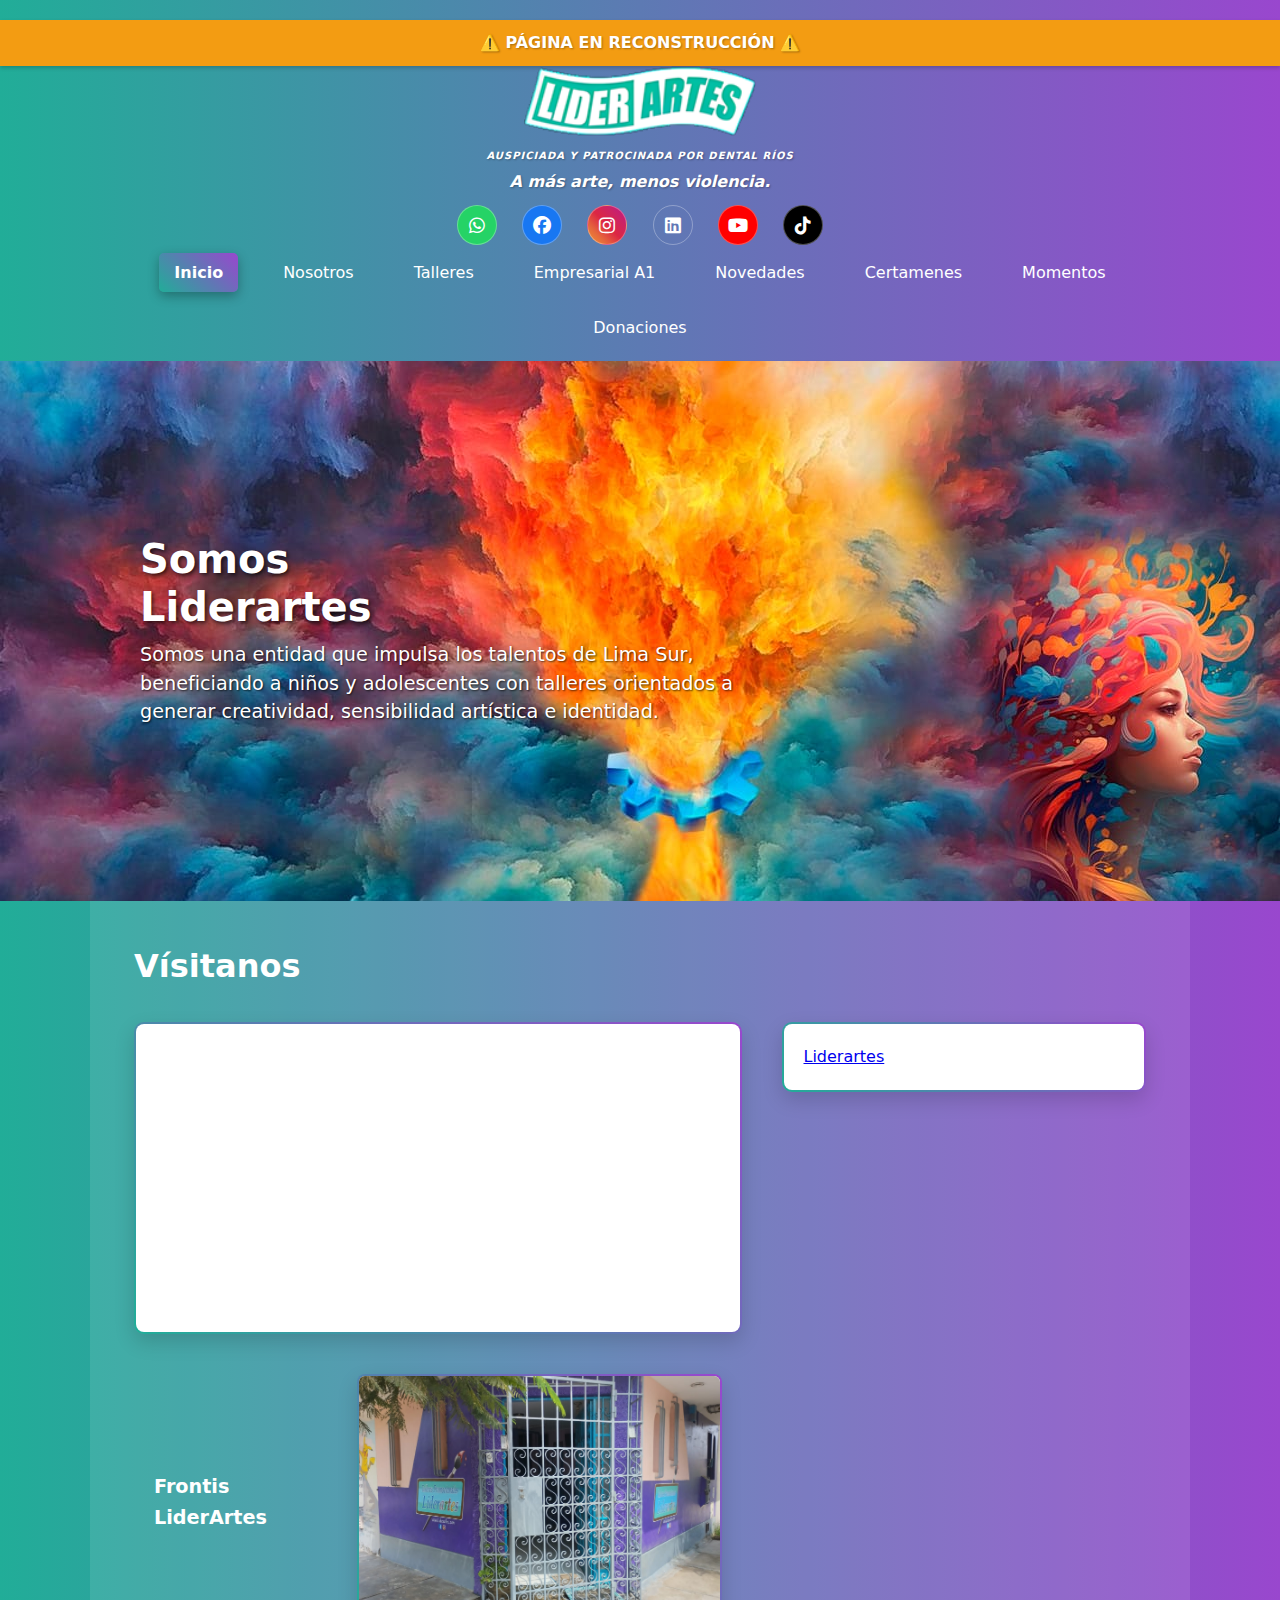
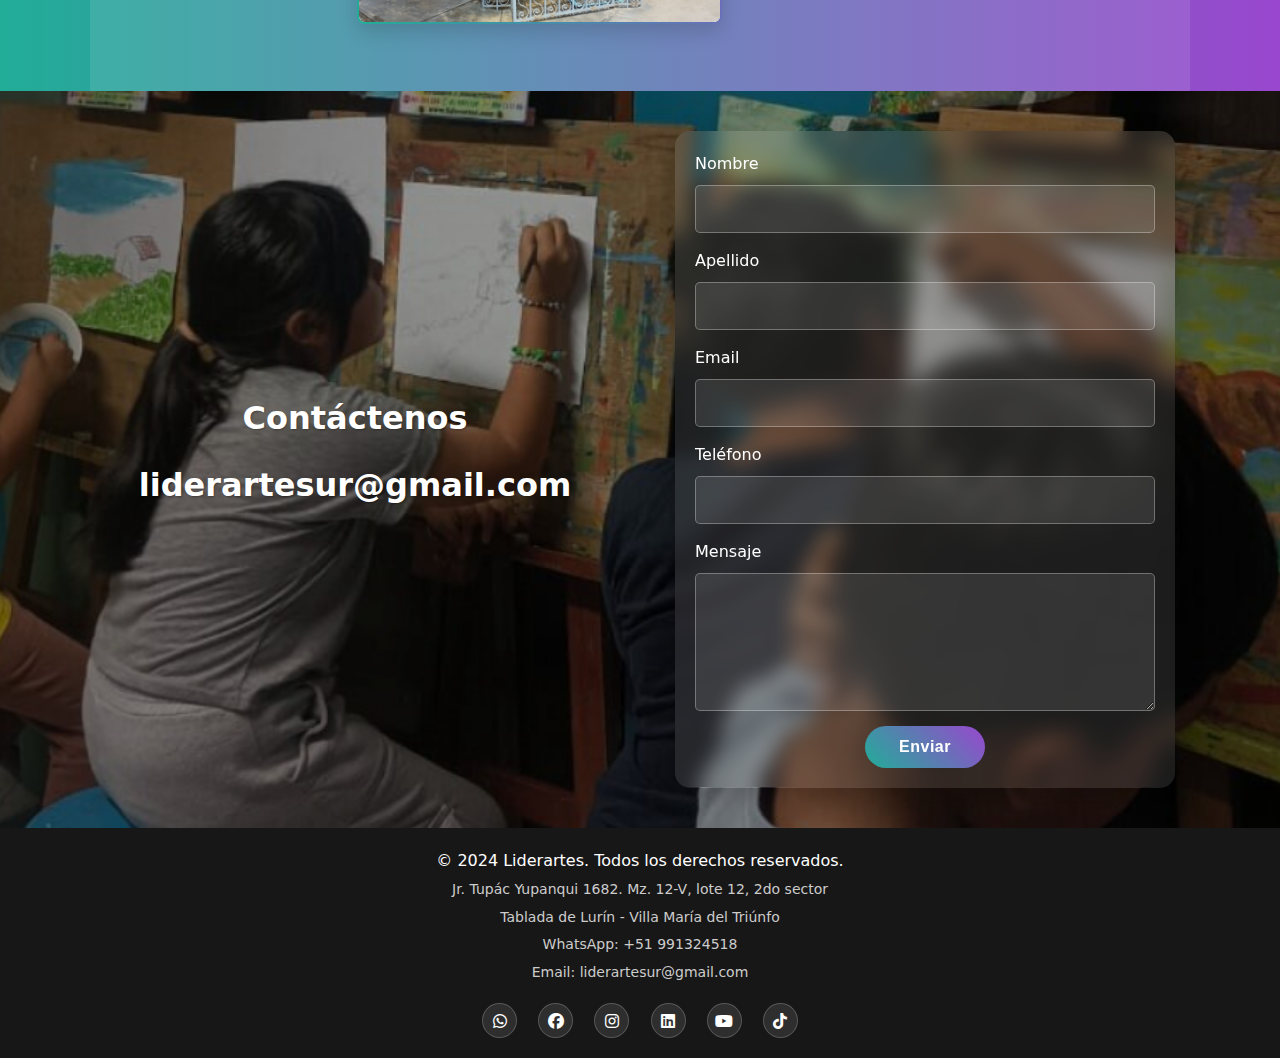
<file: index.html>
<!DOCTYPE html>
<html lang="es" id="top">
<head>
    <meta charset="UTF-8">
    <meta name="viewport" content="width=device-width, initial-scale=1.0">
    <title>Liderartes</title>
    <link rel="stylesheet" href="https://cdnjs.cloudflare.com/ajax/libs/font-awesome/6.4.0/css/all.min.css">
    <link rel="stylesheet" href="style/styles.css">
    <script defer src="js/app.js"></script>
</head>
<body class="home-page">
    <header>
        <!-- Mensaje temporal - eliminar cuando no se necesite -->
        <div class="temporary-message">
            <p>⚠️ PÁGINA EN RECONSTRUCCIÓN ⚠️</p>
        </div>
        <div class="container">
            <div class="logo-container">
                <img src="img/logo.png" alt="Liderartes Logo" class="logo">
            </div>
            <div class="sponsor-text">
                <p>AUSPICIADA Y PATROCINADA POR DENTAL RÍOS</p>
            </div>
            <div class="motto-text">
                <p>A más arte, menos violencia.</p>
            </div>
            <div class="social-media">
                <a href="https://wa.me/+51991324518" class="social-icon whatsapp" title="WhatsApp" target="_blank">
                    <i class="fab fa-whatsapp"></i>
                </a>
                <a href="https://www.facebook.com/liderartesur" class="social-icon facebook" title="Facebook" target="_blank">
                    <i class="fab fa-facebook"></i>
                </a>
                <a href="https://www.instagram.com/liderartes/" class="social-icon instagram" title="Instagram" target="_blank">
                    <i class="fab fa-instagram"></i>
                </a>
                <a href="https://www.linkedin.com/in/liderartes-frases-y-arte-instituci%C3%B3n-cultural-28270a201/" class="social-icon linkedin" title="LinkedIn" target="_blank">
                    <i class="fab fa-linkedin"></i>
                </a>
                <a href="https://www.youtube.com/@LiderArtesFrases" class="social-icon youtube" title="YouTube" target="_blank">
                    <i class="fab fa-youtube"></i>
                </a>
                <a href="https://www.tiktok.com/@liderartesur" class="social-icon tiktok" title="TikTok" target="_blank">
                    <i class="fab fa-tiktok"></i>
                </a>
            </div>
            <nav class="main-nav">
                <button class="hamburger" id="hamburger">
                    <span class="hamburger-line"></span>
                    <span class="hamburger-line"></span>
                    <span class="hamburger-line"></span>
                </button>
                <ul class="nav-menu" id="nav-menu">
                    <li><a href="index.html" class="active">Inicio</a></li>
                    <li><a href="nosotros.html">Nosotros</a></li>
                    <li><a href="talleres.html">Talleres</a></li>
                    <li><a href="empresarial.html">Empresarial A1</a></li>
                    <li><a href="novedades.html">Novedades</a></li>
                    <li><a href="certamenes.html">Certamenes</a></li>
                    <li><a href="momentos.html">Momentos</a></li>
                    <li><a href="donaciones.html">Donaciones</a></li>
                </ul>
            </nav>
        </div>
    </header>
    <main class="container">
        <!-- Sección 1: Somos Liderartes -->
        <section class="hero-section full-width">
            <div class="hero-content">
                <h1>Somos<br>Liderartes</h1>
                <p>Somos una entidad que impulsa los talentos de Lima Sur, beneficiando a niños y adolescentes con talleres orientados a generar creatividad, sensibilidad artística e identidad.</p>
            </div>
        </section>

        <!-- Sección 2: Vísitanos -->
        <section class="location-section">
            <div class="container">
                <h2>Vísitanos</h2>
                <div class="visit-content">
                    <div class="location-column">
                        <div class="map-container">
                            <iframe 
                                src="https://www.google.com/maps/embed?pb=!1m18!1m12!1m3!1d3899.9044476060617!2d-76.92658276779615!3d-12.186904609450892!2m3!1f0!2f0!3f0!3m2!1i1024!2i768!4f13.1!3m3!1m2!1s0x9105b98edbb68ecd%3A0xa45b646cfaebb045!2sLiderartes!5e0!3m2!1ses!2spe!4v1767302735107!5m2!1ses!2spe" 
                                width="100%" 
                                height="300" 
                                style="border:0;" 
                                allowfullscreen="" 
                                loading="lazy" 
                                referrerpolicy="no-referrer-when-downgrade">
                            </iframe>
                        </div>
                        <div class="building-section">
                            <div class="frontis-content">
                                <div class="frontis-text">
                                    <h3>Frontis LiderArtes</h3>
                                </div>
                                <div class="frontis-image">
                                    <img src="img/frontis.jpg" alt="Frontis de Liderartes" />
                                </div>
                            </div>
                        </div>
                    </div>
                    <div class="facebook-feed-section">
                        <div class="fb-page" 
                             data-href="https://www.facebook.com/liderartesur" 
                             data-tabs="timeline" 
                             data-width="" 
                             data-height="550" 
                             data-small-header="false" 
                             data-adapt-container-width="true" 
                             data-hide-cover="false" 
                             data-show-facepile="true">
                            <blockquote cite="https://www.facebook.com/liderartesur" class="fb-xfbml-parse-ignore">
                                <a href="https://www.facebook.com/liderartesur">Liderartes</a>
                            </blockquote>
                        </div>
                    </div>
                </div>
            </div>
        </section>

        <!-- Sección 3: Contáctenos -->
        <section class="contact-section full-width">
            <div class="container">
                <div class="contact-content">
                    <div class="contact-info">
                        <h2>Contáctenos</h2>
                        <h2>liderartesur@gmail.com</h2>
                    </div>
                    <div class="contact-form-column">
                        <form class="contact-form">
                            <div class="form-group">
                                <label for="nombre">Nombre</label>
                                <input type="text" id="nombre" name="nombre" required>
                            </div>
                            <div class="form-group">
                                <label for="apellido">Apellido</label>
                                <input type="text" id="apellido" name="apellido" required>
                            </div>
                            <div class="form-group">
                                <label for="email">Email</label>
                                <input type="email" id="email" name="email" required>
                            </div>
                            <div class="form-group">
                                <label for="telefono">Teléfono</label>
                                <input type="tel" id="telefono" name="telefono">
                            </div>
                            <div class="form-group">
                                <label for="mensaje">Mensaje</label>
                                <textarea id="mensaje" name="mensaje" rows="5" required></textarea>
                            </div>
                            <button type="submit" class="submit-btn">Enviar</button>
                        </form>
                    </div>
                </div>
            </div>
        </section>
    </main>
    <footer>
        <p>&copy; 2024 Liderartes. Todos los derechos reservados.</p>
        <div class="footer-contact">
            <p>Jr. Tupác Yupanqui 1682. Mz. 12-V, lote 12, 2do sector</p>
            <p>Tablada de Lurín - Villa María del Triúnfo</p>
            <p>WhatsApp: +51 991324518</p>
            <p>Email: liderartesur@gmail.com</p>
        </div>
        <div class="footer-social-media">
            <a href="https://wa.me/+51991324518" class="footer-social-icon whatsapp" title="WhatsApp" target="_blank">
                <i class="fab fa-whatsapp"></i>
            </a>
            <a href="https://www.facebook.com/liderartesur" class="footer-social-icon facebook" title="Facebook" target="_blank">
                <i class="fab fa-facebook"></i>
            </a>
            <a href="https://www.instagram.com/liderartes/" class="footer-social-icon instagram" title="Instagram" target="_blank">
                <i class="fab fa-instagram"></i>
            </a>
            <a href="https://www.linkedin.com/in/liderartes-frases-y-arte-instituci%C3%B3n-cultural-28270a201/" class="footer-social-icon linkedin" title="LinkedIn" target="_blank">
                <i class="fab fa-linkedin"></i>
            </a>
            <a href="https://www.youtube.com/@LiderArtesFrases" class="footer-social-icon youtube" title="YouTube" target="_blank">
                <i class="fab fa-youtube"></i>
            </a>
            <a href="https://www.tiktok.com/@liderartesur" class="footer-social-icon tiktok" title="TikTok" target="_blank">
                <i class="fab fa-tiktok"></i>
            </a>
        </div>
    </footer>
    
    <!-- Facebook SDK -->
    <div id="fb-root"></div>
    <script async defer crossorigin="anonymous" src="https://connect.facebook.net/es_ES/sdk.js#xfbml=1&version=v18.0"></script>
</body>
</html>
</file>
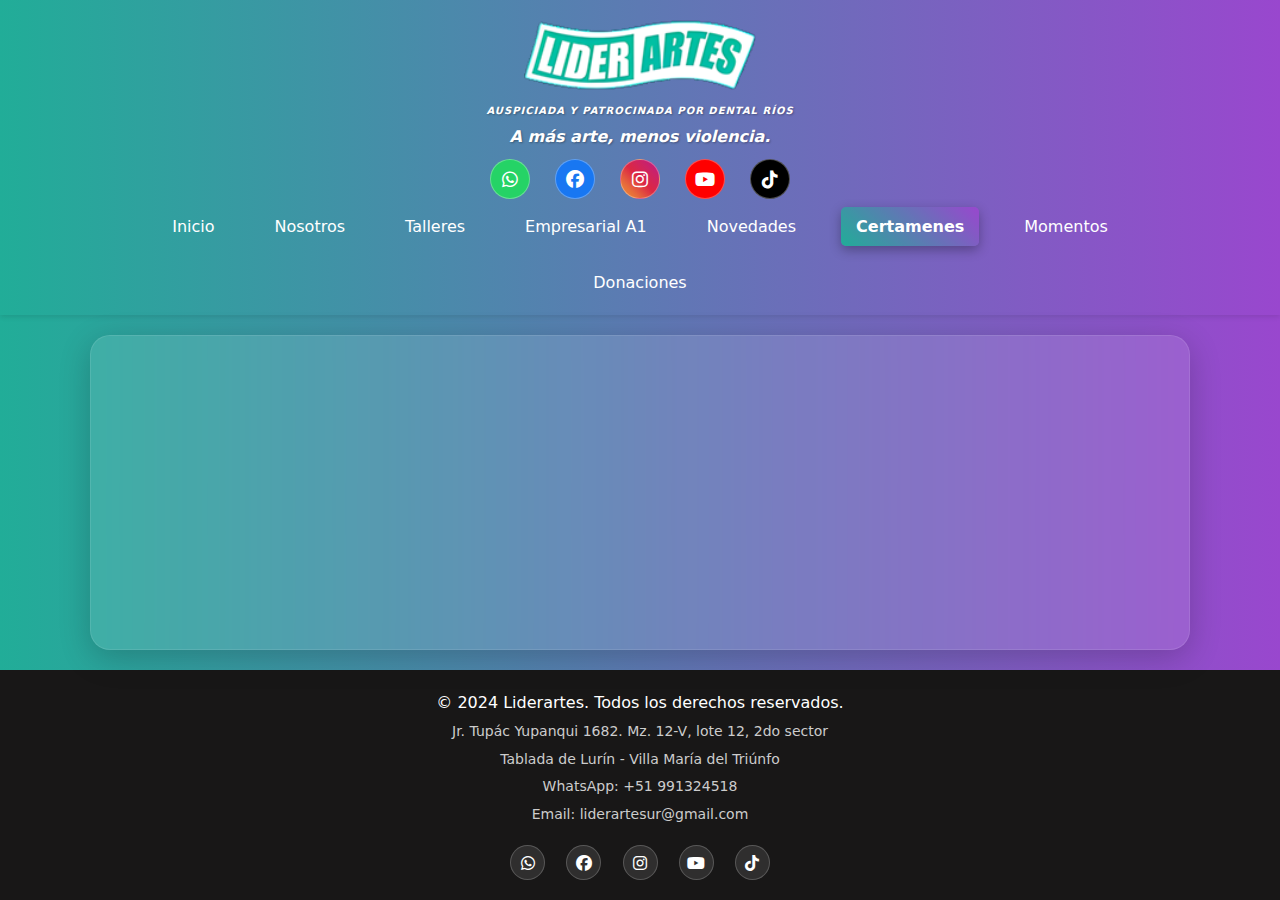
<file: certamenes.html>
<!DOCTYPE html>
<html lang="es" id="top">
<head>
    <meta charset="UTF-8">
    <meta name="viewport" content="width=device-width, initial-scale=1.0">
    <title>Certamenes - Liderartes</title>
    <link rel="stylesheet" href="https://cdnjs.cloudflare.com/ajax/libs/font-awesome/6.4.0/css/all.min.css">
    <link rel="stylesheet" href="style/styles.css">
    <script defer src="js/app.js"></script>
</head>
<body>
    <header>
        <div class="container">
            <div class="logo-container">
                <img src="img/logo.png" alt="Liderartes Logo" class="logo">
            </div>
            <div class="sponsor-text">
                <p>AUSPICIADA Y PATROCINADA POR DENTAL RÍOS</p>
            </div>
            <div class="motto-text">
                <p>A más arte, menos violencia.</p>
            </div>
            <div class="social-media">
                <a href="https://wa.me/+51991324518" class="social-icon whatsapp" title="WhatsApp" target="_blank">
                    <i class="fab fa-whatsapp"></i>
                </a>
                <a href="https://www.facebook.com/liderartesur" class="social-icon facebook" title="Facebook" target="_blank">
                    <i class="fab fa-facebook"></i>
                </a>
                <a href="https://www.instagram.com/liderartes/" class="social-icon instagram" title="Instagram" target="_blank">
                    <i class="fab fa-instagram"></i>
                </a>
                <a href="https://www.youtube.com/@LiderArtesFrases" class="social-icon youtube" title="YouTube" target="_blank">
                    <i class="fab fa-youtube"></i>
                </a>
                <a href="https://www.tiktok.com/@liderartes" class="social-icon tiktok" title="TikTok" target="_blank">
                    <i class="fab fa-tiktok"></i>
                </a>
            </div>
            <nav class="main-nav">
                <button class="hamburger" id="hamburger">
                    <span class="hamburger-line"></span>
                    <span class="hamburger-line"></span>
                    <span class="hamburger-line"></span>
                </button>
                <ul class="nav-menu" id="nav-menu">
                    <li><a href="index.html">Inicio</a></li>
                    <li><a href="nosotros.html">Nosotros</a></li>
                    <li><a href="talleres.html">Talleres</a></li>
                    <li><a href="empresarial.html">Empresarial A1</a></li>
                    <li><a href="novedades.html">Novedades</a></li>
                    <li><a href="certamenes.html" class="active">Certamenes</a></li>
                    <li><a href="momentos.html">Momentos</a></li>
                    <li><a href="donaciones.html">Donaciones</a></li>
                </ul>
            </nav>
        </div>
    </header>
    <main class="container">
       
    </main>
    <footer>
        <p>&copy; 2024 Liderartes. Todos los derechos reservados.</p>
        <div class="footer-contact">
            <p>Jr. Tupác Yupanqui 1682. Mz. 12-V, lote 12, 2do sector</p>
            <p>Tablada de Lurín - Villa María del Triúnfo</p>
            <p>WhatsApp: +51 991324518</p>
            <p>Email: liderartesur@gmail.com</p>
        </div>
        <div class="footer-social-media">
            <a href="https://wa.me/+51991324518" class="footer-social-icon whatsapp" title="WhatsApp" target="_blank">
                <i class="fab fa-whatsapp"></i>
            </a>
            <a href="https://www.facebook.com/liderartesur" class="footer-social-icon facebook" title="Facebook" target="_blank">
                <i class="fab fa-facebook"></i>
            </a>
            <a href="https://www.instagram.com/liderartes/" class="footer-social-icon instagram" title="Instagram" target="_blank">
                <i class="fab fa-instagram"></i>
            </a>
            <a href="https://www.youtube.com/@LiderArtesFrases" class="footer-social-icon youtube" title="YouTube" target="_blank">
                <i class="fab fa-youtube"></i>
            </a>
            <a href="https://www.tiktok.com/@liderartes" class="footer-social-icon tiktok" title="TikTok" target="_blank">
                <i class="fab fa-tiktok"></i>
            </a>
        </div>
    </footer>
    
    <!-- Facebook SDK -->
    <div id="fb-root"></div>
    <script async defer crossorigin="anonymous" src="https://connect.facebook.net/es_ES/sdk.js#xfbml=1&version=v18.0"></script>
</body>
</html>
</file>
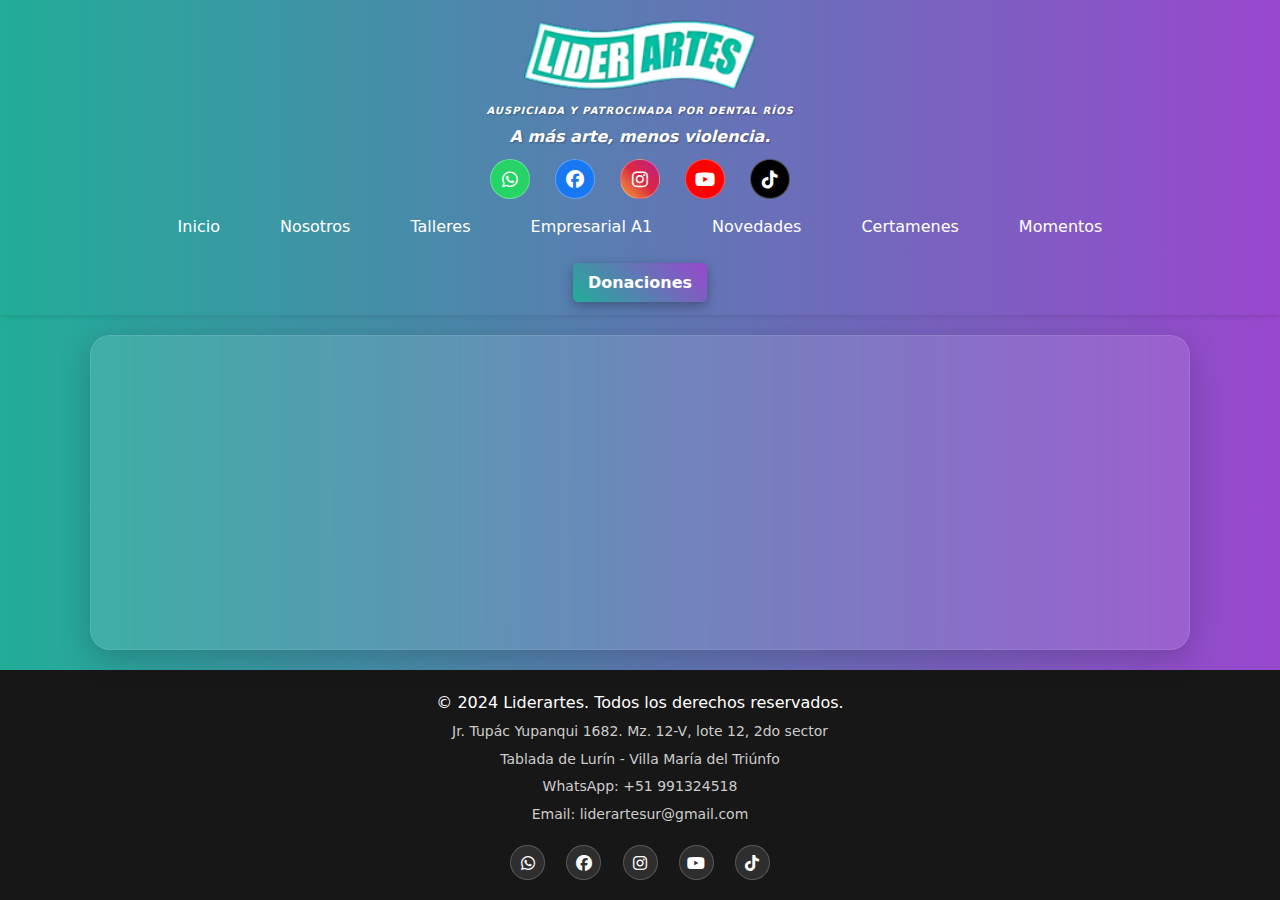
<file: donaciones.html>
<!DOCTYPE html>
<html lang="es" id="top">
<head>
    <meta charset="UTF-8">
    <meta name="viewport" content="width=device-width, initial-scale=1.0">
    <title>Donaciones - Liderartes</title>
    <link rel="stylesheet" href="https://cdnjs.cloudflare.com/ajax/libs/font-awesome/6.4.0/css/all.min.css">
    <link rel="stylesheet" href="style/styles.css">
    <script defer src="js/app.js"></script>
</head>
<body>
    <header>
        <div class="container">
            <div class="logo-container">
                <img src="img/logo.png" alt="Liderartes Logo" class="logo">
            </div>
            <div class="sponsor-text">
                <p>AUSPICIADA Y PATROCINADA POR DENTAL RÍOS</p>
            </div>
            <div class="motto-text">
                <p>A más arte, menos violencia.</p>
            </div>
            <div class="social-media">
                <a href="https://wa.me/+51991324518" class="social-icon whatsapp" title="WhatsApp" target="_blank">
                    <i class="fab fa-whatsapp"></i>
                </a>
                <a href="https://www.facebook.com/liderartesur" class="social-icon facebook" title="Facebook" target="_blank">
                    <i class="fab fa-facebook"></i>
                </a>
                <a href="https://www.instagram.com/liderartes/" class="social-icon instagram" title="Instagram" target="_blank">
                    <i class="fab fa-instagram"></i>
                </a>
                <a href="https://www.youtube.com/@LiderArtesFrases" class="social-icon youtube" title="YouTube" target="_blank">
                    <i class="fab fa-youtube"></i>
                </a>
                <a href="https://www.tiktok.com/@liderartes" class="social-icon tiktok" title="TikTok" target="_blank">
                    <i class="fab fa-tiktok"></i>
                </a>
            </div>
            <nav class="main-nav">
                <button class="hamburger" id="hamburger">
                    <span class="hamburger-line"></span>
                    <span class="hamburger-line"></span>
                    <span class="hamburger-line"></span>
                </button>
                <ul class="nav-menu" id="nav-menu">
                    <li><a href="index.html">Inicio</a></li>
                    <li><a href="nosotros.html">Nosotros</a></li>
                    <li><a href="talleres.html">Talleres</a></li>
                    <li><a href="empresarial.html">Empresarial A1</a></li>
                    <li><a href="novedades.html">Novedades</a></li>
                    <li><a href="certamenes.html">Certamenes</a></li>
                    <li><a href="momentos.html">Momentos</a></li>
                    <li><a href="donaciones.html" class="active">Donaciones</a></li>
                </ul>
            </nav>
        </div>
    </header>
    <main class="container">
       
    </main>
    <footer>
        <p>&copy; 2024 Liderartes. Todos los derechos reservados.</p>
        <div class="footer-contact">
            <p>Jr. Tupác Yupanqui 1682. Mz. 12-V, lote 12, 2do sector</p>
            <p>Tablada de Lurín - Villa María del Triúnfo</p>
            <p>WhatsApp: +51 991324518</p>
            <p>Email: liderartesur@gmail.com</p>
        </div>
        <div class="footer-social-media">
            <a href="https://wa.me/+51991324518" class="footer-social-icon whatsapp" title="WhatsApp" target="_blank">
                <i class="fab fa-whatsapp"></i>
            </a>
            <a href="https://www.facebook.com/liderartesur" class="footer-social-icon facebook" title="Facebook" target="_blank">
                <i class="fab fa-facebook"></i>
            </a>
            <a href="https://www.instagram.com/liderartes/" class="footer-social-icon instagram" title="Instagram" target="_blank">
                <i class="fab fa-instagram"></i>
            </a>
            <a href="https://www.youtube.com/@LiderArtesFrases" class="footer-social-icon youtube" title="YouTube" target="_blank">
                <i class="fab fa-youtube"></i>
            </a>
            <a href="https://www.tiktok.com/@liderartes" class="footer-social-icon tiktok" title="TikTok" target="_blank">
                <i class="fab fa-tiktok"></i>
            </a>
        </div>
    </footer>
    
    <!-- Facebook SDK -->
    <div id="fb-root"></div>
    <script async defer crossorigin="anonymous" src="https://connect.facebook.net/es_ES/sdk.js#xfbml=1&version=v18.0"></script>
</body>
</html>
</file>
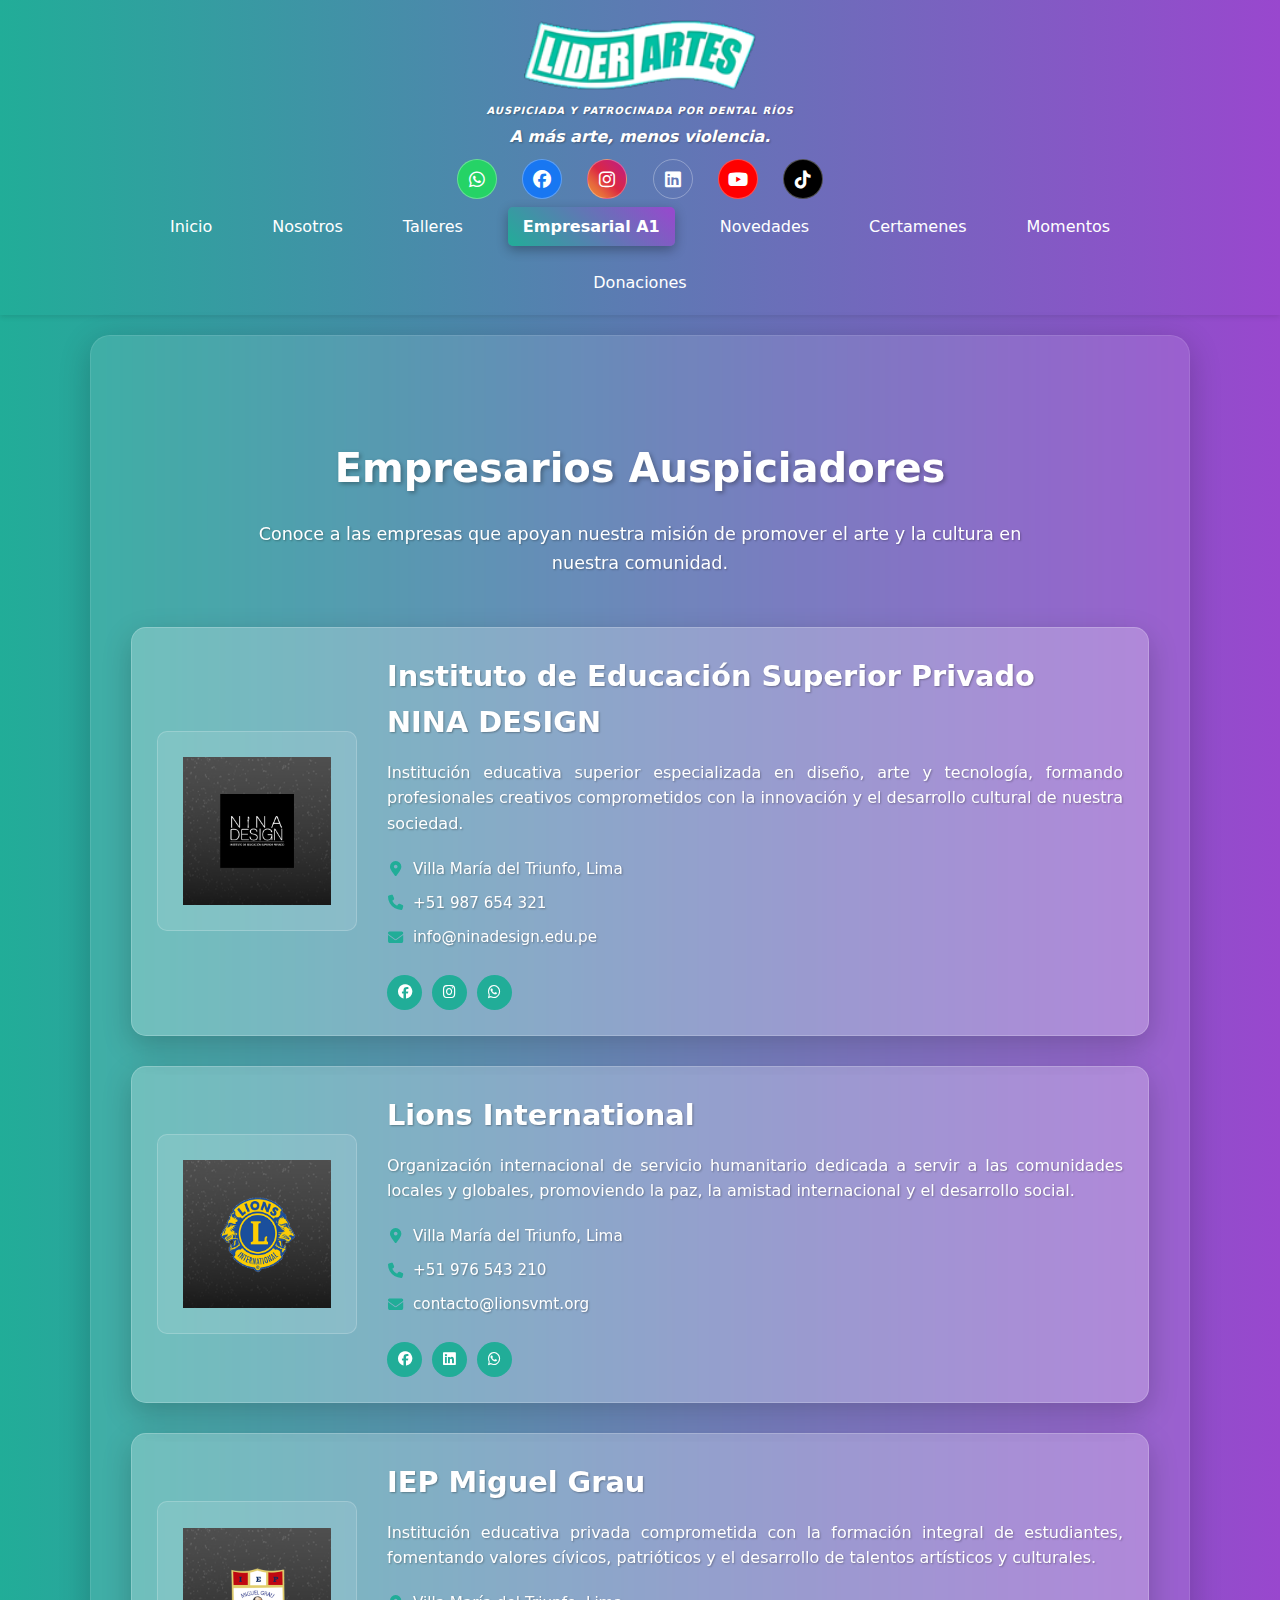
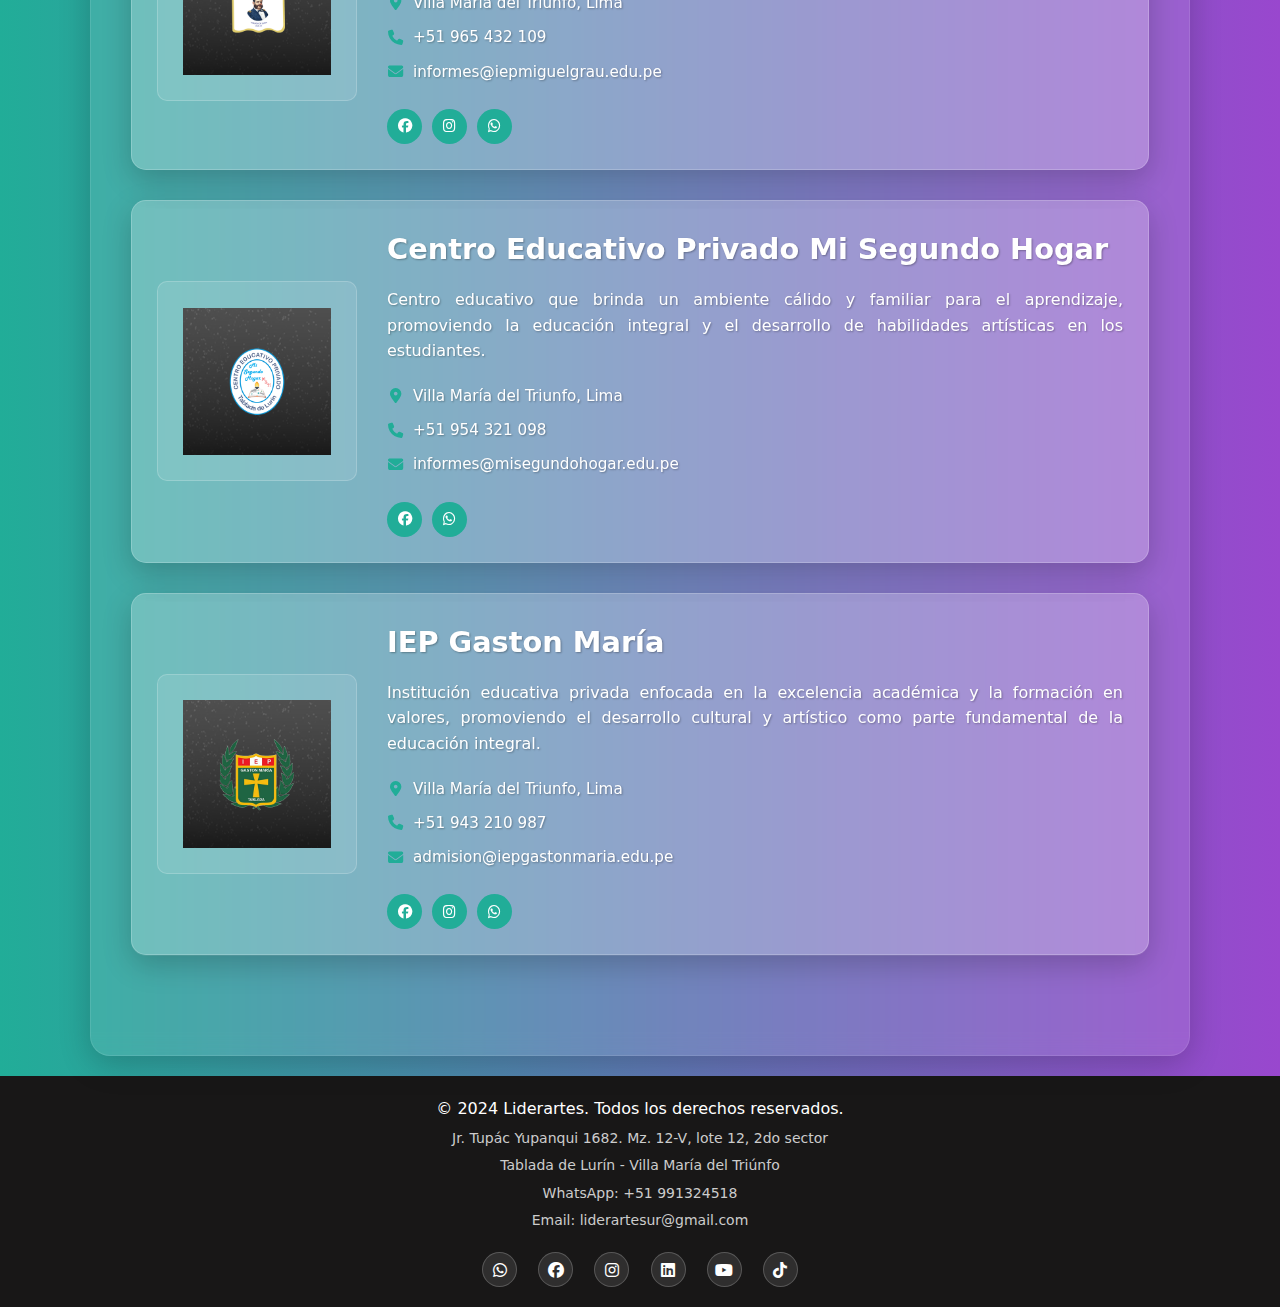
<file: empresarial.html>
<!DOCTYPE html>
<html lang="es" id="top">
<head>
    <meta charset="UTF-8">
    <meta name="viewport" content="width=device-width, initial-scale=1.0">
    <title>Empresarial A1 - Liderartes</title>
    <link rel="stylesheet" href="https://cdnjs.cloudflare.com/ajax/libs/font-awesome/6.4.0/css/all.min.css">
    <link rel="stylesheet" href="style/styles.css">
    <script defer src="js/app.js"></script>
</head>
<body>
    <header>
        <div class="container">
            <div class="logo-container">
                <img src="img/logo.png" alt="Liderartes Logo" class="logo">
            </div>
            <div class="sponsor-text">
                <p>AUSPICIADA Y PATROCINADA POR DENTAL RÍOS</p>
            </div>
            <div class="motto-text">
                <p>A más arte, menos violencia.</p>
            </div>
            <div class="social-media">
                <a href="https://wa.me/+51991324518" class="social-icon whatsapp" title="WhatsApp" target="_blank">
                    <i class="fab fa-whatsapp"></i>
                </a>
                <a href="https://www.facebook.com/liderartesur" class="social-icon facebook" title="Facebook" target="_blank">
                    <i class="fab fa-facebook"></i>
                </a>
                <a href="https://www.instagram.com/liderartes/" class="social-icon instagram" title="Instagram" target="_blank">
                    <i class="fab fa-instagram"></i>
                </a>
                <a href="https://www.linkedin.com/in/liderartes-frases-y-arte-instituci%C3%B3n-cultural-28270a201/" class="social-icon linkedin" title="LinkedIn" target="_blank">
                    <i class="fab fa-linkedin"></i>
                </a>
                <a href="https://www.youtube.com/@LiderArtesFrases" class="social-icon youtube" title="YouTube" target="_blank">
                    <i class="fab fa-youtube"></i>
                </a>
                <a href="https://www.tiktok.com/@liderartesur" class="social-icon tiktok" title="TikTok" target="_blank">
                    <i class="fab fa-tiktok"></i>
                </a>
            </div>
            <nav class="main-nav">
                <button class="hamburger" id="hamburger">
                    <span class="hamburger-line"></span>
                    <span class="hamburger-line"></span>
                    <span class="hamburger-line"></span>
                </button>
                <ul class="nav-menu" id="nav-menu">
                    <li><a href="index.html">Inicio</a></li>
                    <li><a href="nosotros.html">Nosotros</a></li>
                    <li><a href="talleres.html">Talleres</a></li>
                    <li><a href="empresarial.html" class="active">Empresarial A1</a></li>
                    <li><a href="novedades.html">Novedades</a></li>
                    <li><a href="certamenes.html">Certamenes</a></li>
                    <li><a href="momentos.html">Momentos</a></li>
                    <li><a href="donaciones.html">Donaciones</a></li>
                </ul>
            </nav>
        </div>
    </header>
    <main class="container">
        <section class="empresarios-section">
            <h1>Empresarios Auspiciadores</h1>
            <p class="section-description">Conoce a las empresas que apoyan nuestra misión de promover el arte y la cultura en nuestra comunidad.</p>
            
            <div class="empresarios-container">
                <!-- Empresa 1 -->
                <div class="empresa-card">
                    <div class="empresa-logo">
                        <img src="img/empresa1.png" alt="Logo Instituto NINA DESIGN">
                    </div>
                    <div class="empresa-info">
                        <h3>Instituto de Educación Superior Privado NINA DESIGN</h3>
                        <p class="empresa-descripcion">Institución educativa superior especializada en diseño, arte y tecnología, formando profesionales creativos comprometidos con la innovación y el desarrollo cultural de nuestra sociedad.</p>
                        <div class="empresa-contacto">
                            <div class="contacto-item">
                                <i class="fas fa-map-marker-alt"></i>
                                <span>Villa María del Triunfo, Lima</span>
                            </div>
                            <div class="contacto-item">
                                <i class="fas fa-phone"></i>
                                <span>+51 987 654 321</span>
                            </div>
                            <div class="contacto-item">
                                <i class="fas fa-envelope"></i>
                                <span>info@ninadesign.edu.pe</span>
                            </div>
                            <div class="empresa-redes">
                                <a href="#" class="red-social"><i class="fab fa-facebook"></i></a>
                                <a href="#" class="red-social"><i class="fab fa-instagram"></i></a>
                                <a href="#" class="red-social"><i class="fab fa-whatsapp"></i></a>
                            </div>
                        </div>
                    </div>
                </div>

                <!-- Empresa 2 -->
                <div class="empresa-card">
                    <div class="empresa-logo">
                        <img src="img/empresa2.png" alt="Logo Lions International">
                    </div>
                    <div class="empresa-info">
                        <h3>Lions International</h3>
                        <p class="empresa-descripcion">Organización internacional de servicio humanitario dedicada a servir a las comunidades locales y globales, promoviendo la paz, la amistad internacional y el desarrollo social.</p>
                        <div class="empresa-contacto">
                            <div class="contacto-item">
                                <i class="fas fa-map-marker-alt"></i>
                                <span>Villa María del Triunfo, Lima</span>
                            </div>
                            <div class="contacto-item">
                                <i class="fas fa-phone"></i>
                                <span>+51 976 543 210</span>
                            </div>
                            <div class="contacto-item">
                                <i class="fas fa-envelope"></i>
                                <span>contacto@lionsvmt.org</span>
                            </div>
                            <div class="empresa-redes">
                                <a href="#" class="red-social"><i class="fab fa-facebook"></i></a>
                                <a href="#" class="red-social"><i class="fab fa-linkedin"></i></a>
                                <a href="#" class="red-social"><i class="fab fa-whatsapp"></i></a>
                            </div>
                        </div>
                    </div>
                </div>

                <!-- Empresa 3 -->
                <div class="empresa-card">
                    <div class="empresa-logo">
                        <img src="img/empresa3.png" alt="Logo IEP Miguel Grau">
                    </div>
                    <div class="empresa-info">
                        <h3>IEP Miguel Grau</h3>
                        <p class="empresa-descripcion">Institución educativa privada comprometida con la formación integral de estudiantes, fomentando valores cívicos, patrióticos y el desarrollo de talentos artísticos y culturales.</p>
                        <div class="empresa-contacto">
                            <div class="contacto-item">
                                <i class="fas fa-map-marker-alt"></i>
                                <span>Villa María del Triunfo, Lima</span>
                            </div>
                            <div class="contacto-item">
                                <i class="fas fa-phone"></i>
                                <span>+51 965 432 109</span>
                            </div>
                            <div class="contacto-item">
                                <i class="fas fa-envelope"></i>
                                <span>informes@iepmiguelgrau.edu.pe</span>
                            </div>
                            <div class="empresa-redes">
                                <a href="#" class="red-social"><i class="fab fa-facebook"></i></a>
                                <a href="#" class="red-social"><i class="fab fa-instagram"></i></a>
                                <a href="#" class="red-social"><i class="fab fa-whatsapp"></i></a>
                            </div>
                        </div>
                    </div>
                </div>

                <!-- Empresa 4 -->
                <div class="empresa-card">
                    <div class="empresa-logo">
                        <img src="img/empresa4.png" alt="Logo Centro Educativo Mi Segundo Hogar">
                    </div>
                    <div class="empresa-info">
                        <h3>Centro Educativo Privado Mi Segundo Hogar</h3>
                        <p class="empresa-descripcion">Centro educativo que brinda un ambiente cálido y familiar para el aprendizaje, promoviendo la educación integral y el desarrollo de habilidades artísticas en los estudiantes.</p>
                        <div class="empresa-contacto">
                            <div class="contacto-item">
                                <i class="fas fa-map-marker-alt"></i>
                                <span>Villa María del Triunfo, Lima</span>
                            </div>
                            <div class="contacto-item">
                                <i class="fas fa-phone"></i>
                                <span>+51 954 321 098</span>
                            </div>
                            <div class="contacto-item">
                                <i class="fas fa-envelope"></i>
                                <span>informes@misegundohogar.edu.pe</span>
                            </div>
                            <div class="empresa-redes">
                                <a href="#" class="red-social"><i class="fab fa-facebook"></i></a>
                                <a href="#" class="red-social"><i class="fab fa-whatsapp"></i></a>
                            </div>
                        </div>
                    </div>
                </div>

                <!-- Empresa 5 -->
                <div class="empresa-card">
                    <div class="empresa-logo">
                        <img src="img/empresa5.png" alt="Logo IEP Gaston María">
                    </div>
                    <div class="empresa-info">
                        <h3>IEP Gaston María</h3>
                        <p class="empresa-descripcion">Institución educativa privada enfocada en la excelencia académica y la formación en valores, promoviendo el desarrollo cultural y artístico como parte fundamental de la educación integral.</p>
                        <div class="empresa-contacto">
                            <div class="contacto-item">
                                <i class="fas fa-map-marker-alt"></i>
                                <span>Villa María del Triunfo, Lima</span>
                            </div>
                            <div class="contacto-item">
                                <i class="fas fa-phone"></i>
                                <span>+51 943 210 987</span>
                            </div>
                            <div class="contacto-item">
                                <i class="fas fa-envelope"></i>
                                <span>admision@iepgastonmaria.edu.pe</span>
                            </div>
                            <div class="empresa-redes">
                                <a href="#" class="red-social"><i class="fab fa-facebook"></i></a>
                                <a href="#" class="red-social"><i class="fab fa-instagram"></i></a>
                                <a href="#" class="red-social"><i class="fab fa-whatsapp"></i></a>
                            </div>
                        </div>
                    </div>
                </div>
            </div>
        </section>
    </main>
    <footer>
        <p>&copy; 2024 Liderartes. Todos los derechos reservados.</p>
        <div class="footer-contact">
            <p>Jr. Tupác Yupanqui 1682. Mz. 12-V, lote 12, 2do sector</p>
            <p>Tablada de Lurín - Villa María del Triúnfo</p>
            <p>WhatsApp: +51 991324518</p>
            <p>Email: liderartesur@gmail.com</p>
        </div>
        <div class="footer-social-media">
            <a href="https://wa.me/+51991324518" class="footer-social-icon whatsapp" title="WhatsApp" target="_blank">
                <i class="fab fa-whatsapp"></i>
            </a>
            <a href="https://www.facebook.com/liderartesur" class="footer-social-icon facebook" title="Facebook" target="_blank">
                <i class="fab fa-facebook"></i>
            </a>
            <a href="https://www.instagram.com/liderartes/" class="footer-social-icon instagram" title="Instagram" target="_blank">
                <i class="fab fa-instagram"></i>
            </a>
            <a href="https://www.linkedin.com/in/liderartes-frases-y-arte-instituci%C3%B3n-cultural-28270a201/" class="footer-social-icon linkedin" title="LinkedIn" target="_blank">
                <i class="fab fa-linkedin"></i>
            </a>
            <a href="https://www.youtube.com/@LiderArtesFrases" class="footer-social-icon youtube" title="YouTube" target="_blank">
                <i class="fab fa-youtube"></i>
            </a>
            <a href="https://www.tiktok.com/@liderartesur" class="footer-social-icon tiktok" title="TikTok" target="_blank">
                <i class="fab fa-tiktok"></i>
            </a>
        </div>
    </footer>
    
    <!-- Facebook SDK -->
    <div id="fb-root"></div>
    <script async defer crossorigin="anonymous" src="https://connect.facebook.net/es_ES/sdk.js#xfbml=1&version=v18.0"></script>
</body>
</html>
</file>
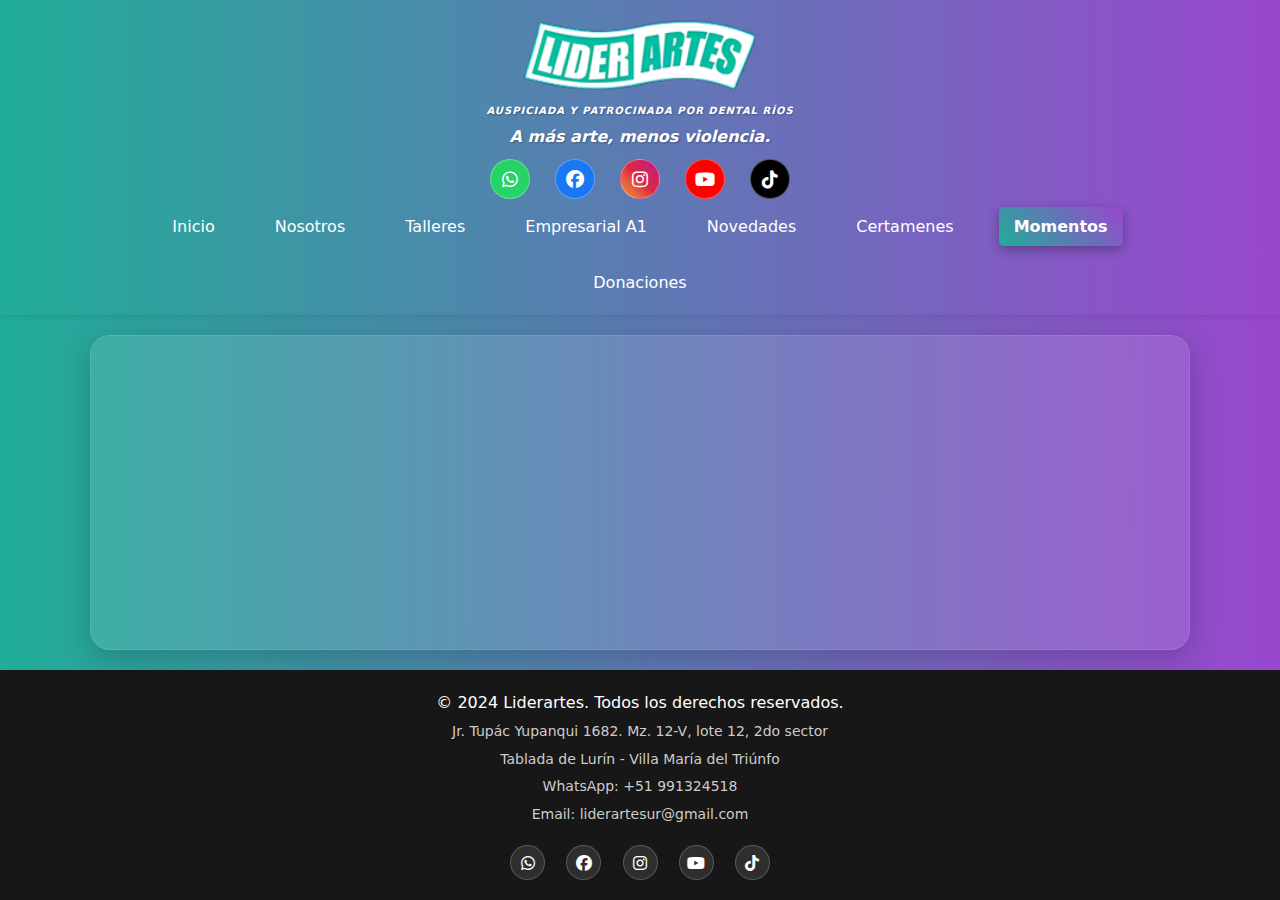
<file: momentos.html>
<!DOCTYPE html>
<html lang="es" id="top">
<head>
    <meta charset="UTF-8">
    <meta name="viewport" content="width=device-width, initial-scale=1.0">
    <title>Momentos - Liderartes</title>
    <link rel="stylesheet" href="https://cdnjs.cloudflare.com/ajax/libs/font-awesome/6.4.0/css/all.min.css">
    <link rel="stylesheet" href="style/styles.css">
    <script defer src="js/app.js"></script>
</head>
<body>
    <header>
        <div class="container">
            <div class="logo-container">
                <img src="img/logo.png" alt="Liderartes Logo" class="logo">
            </div>
            <div class="sponsor-text">
                <p>AUSPICIADA Y PATROCINADA POR DENTAL RÍOS</p>
            </div>
            <div class="motto-text">
                <p>A más arte, menos violencia.</p>
            </div>
            <div class="social-media">
                <a href="https://wa.me/+51991324518" class="social-icon whatsapp" title="WhatsApp" target="_blank">
                    <i class="fab fa-whatsapp"></i>
                </a>
                <a href="https://www.facebook.com/liderartesur" class="social-icon facebook" title="Facebook" target="_blank">
                    <i class="fab fa-facebook"></i>
                </a>
                <a href="https://www.instagram.com/liderartes/" class="social-icon instagram" title="Instagram" target="_blank">
                    <i class="fab fa-instagram"></i>
                </a>
                <a href="https://www.youtube.com/@LiderArtesFrases" class="social-icon youtube" title="YouTube" target="_blank">
                    <i class="fab fa-youtube"></i>
                </a>
                <a href="https://www.tiktok.com/@liderartes" class="social-icon tiktok" title="TikTok" target="_blank">
                    <i class="fab fa-tiktok"></i>
                </a>
            </div>
            <nav class="main-nav">
                <button class="hamburger" id="hamburger">
                    <span class="hamburger-line"></span>
                    <span class="hamburger-line"></span>
                    <span class="hamburger-line"></span>
                </button>
                <ul class="nav-menu" id="nav-menu">
                    <li><a href="index.html">Inicio</a></li>
                    <li><a href="nosotros.html">Nosotros</a></li>
                    <li><a href="talleres.html">Talleres</a></li>
                    <li><a href="empresarial.html">Empresarial A1</a></li>
                    <li><a href="novedades.html">Novedades</a></li>
                    <li><a href="certamenes.html">Certamenes</a></li>
                    <li><a href="momentos.html" class="active">Momentos</a></li>
                    <li><a href="donaciones.html">Donaciones</a></li>
                </ul>
            </nav>
        </div>
    </header>
    <main class="container">
       
    </main>
    <footer>
        <p>&copy; 2024 Liderartes. Todos los derechos reservados.</p>
        <div class="footer-contact">
            <p>Jr. Tupác Yupanqui 1682. Mz. 12-V, lote 12, 2do sector</p>
            <p>Tablada de Lurín - Villa María del Triúnfo</p>
            <p>WhatsApp: +51 991324518</p>
            <p>Email: liderartesur@gmail.com</p>
        </div>
        <div class="footer-social-media">
            <a href="https://wa.me/+51991324518" class="footer-social-icon whatsapp" title="WhatsApp" target="_blank">
                <i class="fab fa-whatsapp"></i>
            </a>
            <a href="https://www.facebook.com/liderartesur" class="footer-social-icon facebook" title="Facebook" target="_blank">
                <i class="fab fa-facebook"></i>
            </a>
            <a href="https://www.instagram.com/liderartes/" class="footer-social-icon instagram" title="Instagram" target="_blank">
                <i class="fab fa-instagram"></i>
            </a>
            <a href="https://www.youtube.com/@LiderArtesFrases" class="footer-social-icon youtube" title="YouTube" target="_blank">
                <i class="fab fa-youtube"></i>
            </a>
            <a href="https://www.tiktok.com/@liderartes" class="footer-social-icon tiktok" title="TikTok" target="_blank">
                <i class="fab fa-tiktok"></i>
            </a>
        </div>
    </footer>
    
    <!-- Facebook SDK -->
    <div id="fb-root"></div>
    <script async defer crossorigin="anonymous" src="https://connect.facebook.net/es_ES/sdk.js#xfbml=1&version=v18.0"></script>
</body>
</html>
</file>
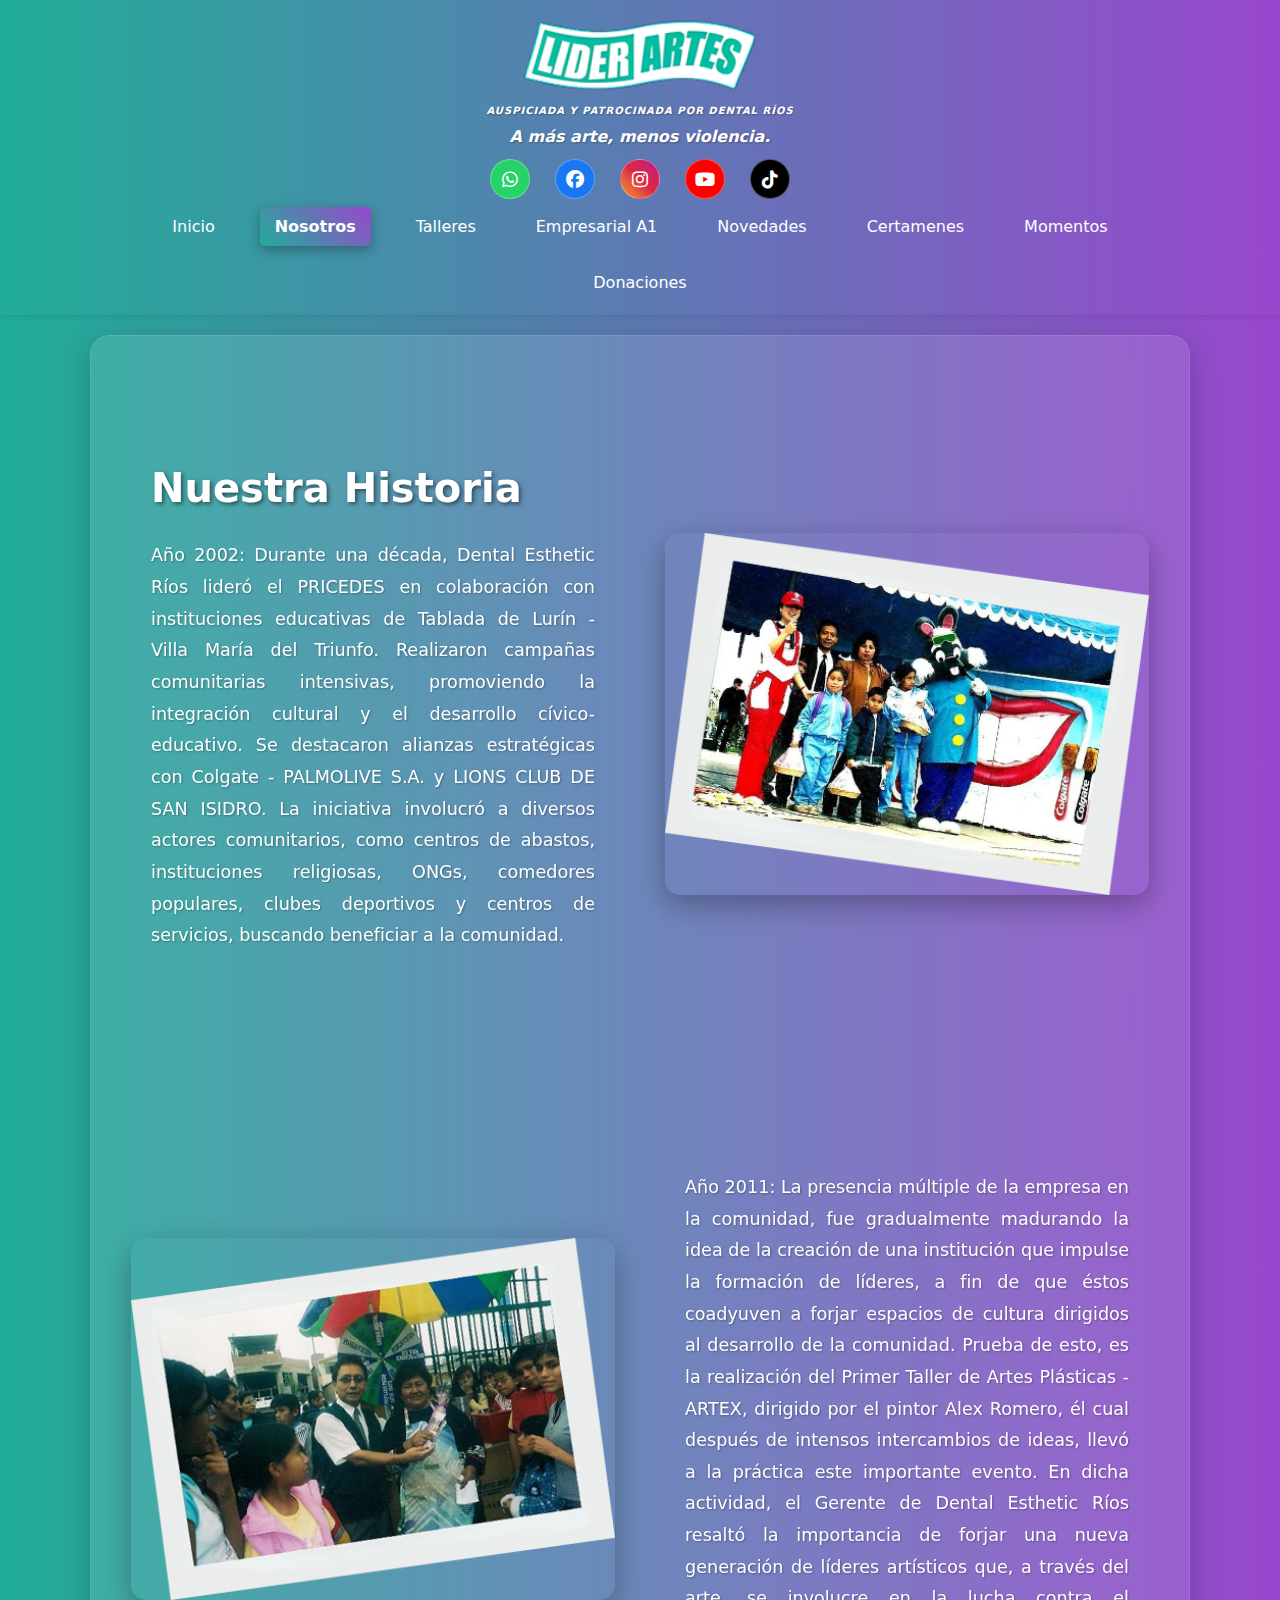
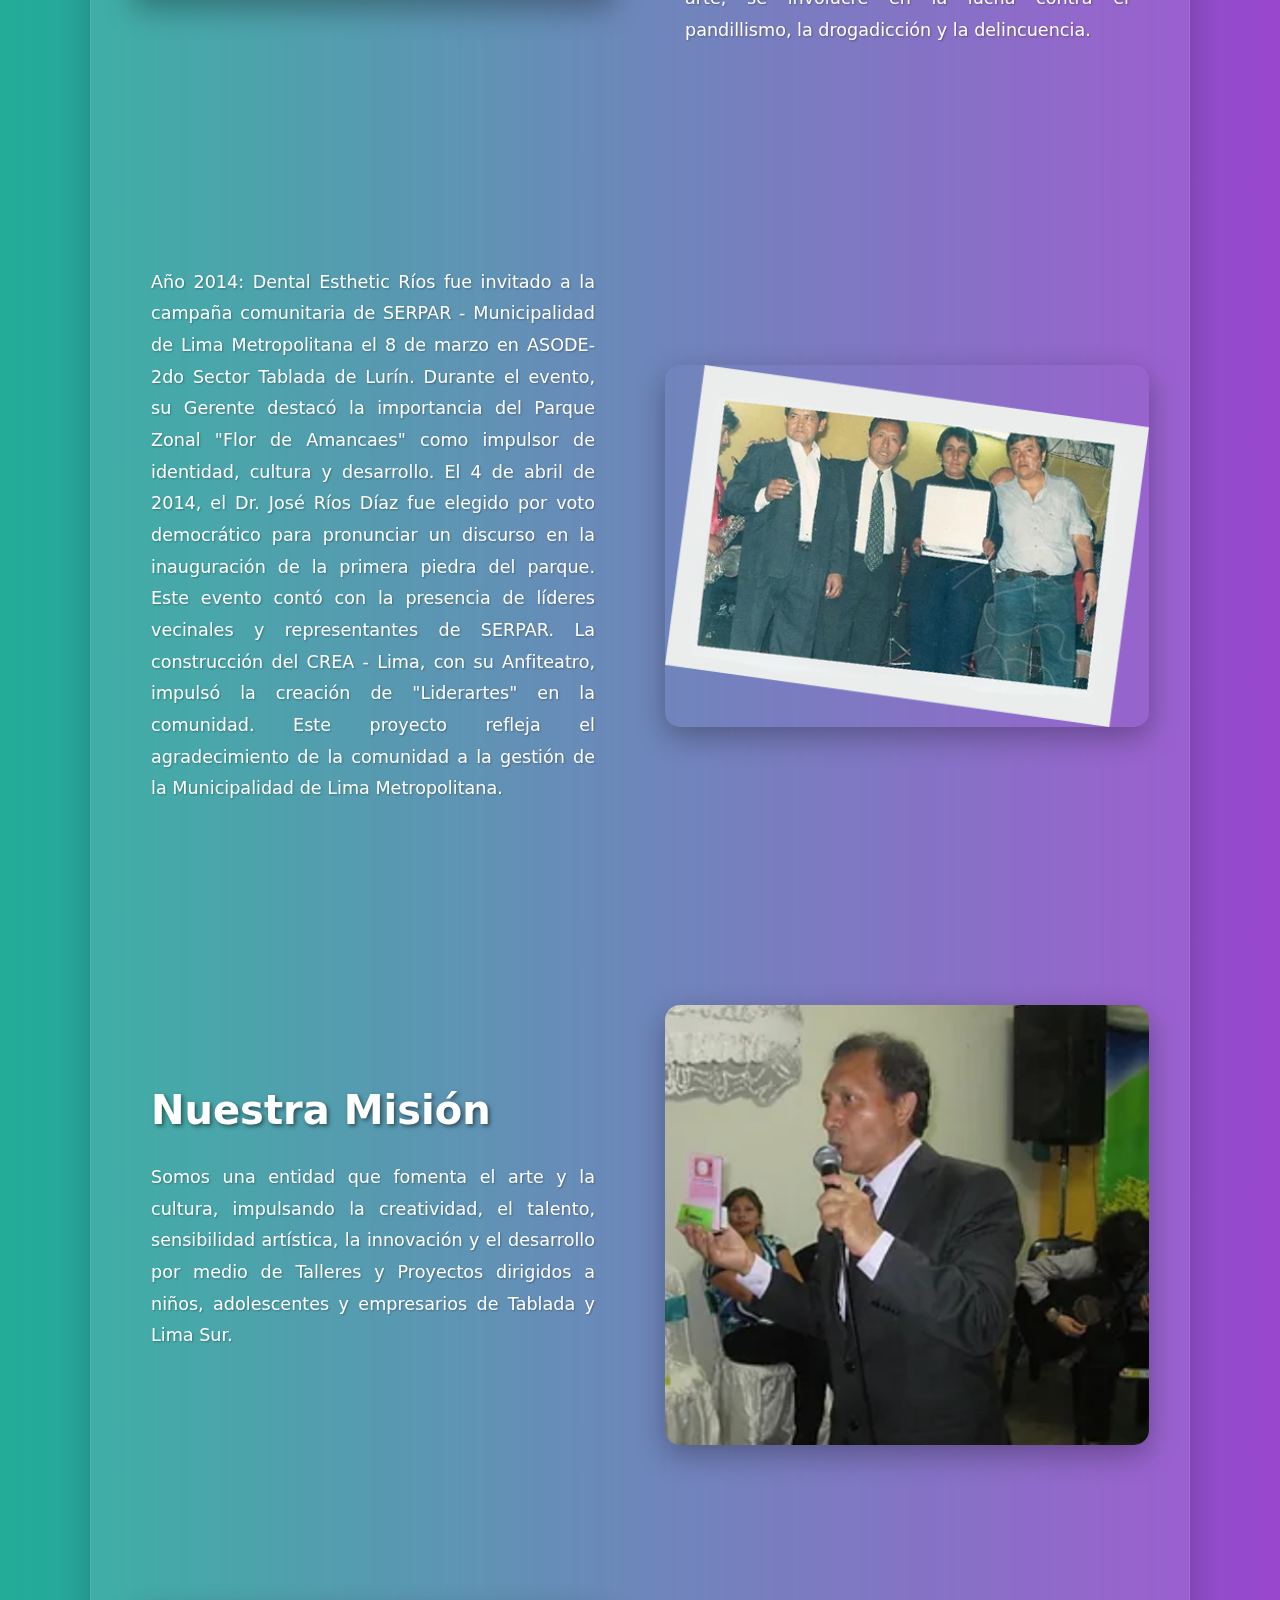
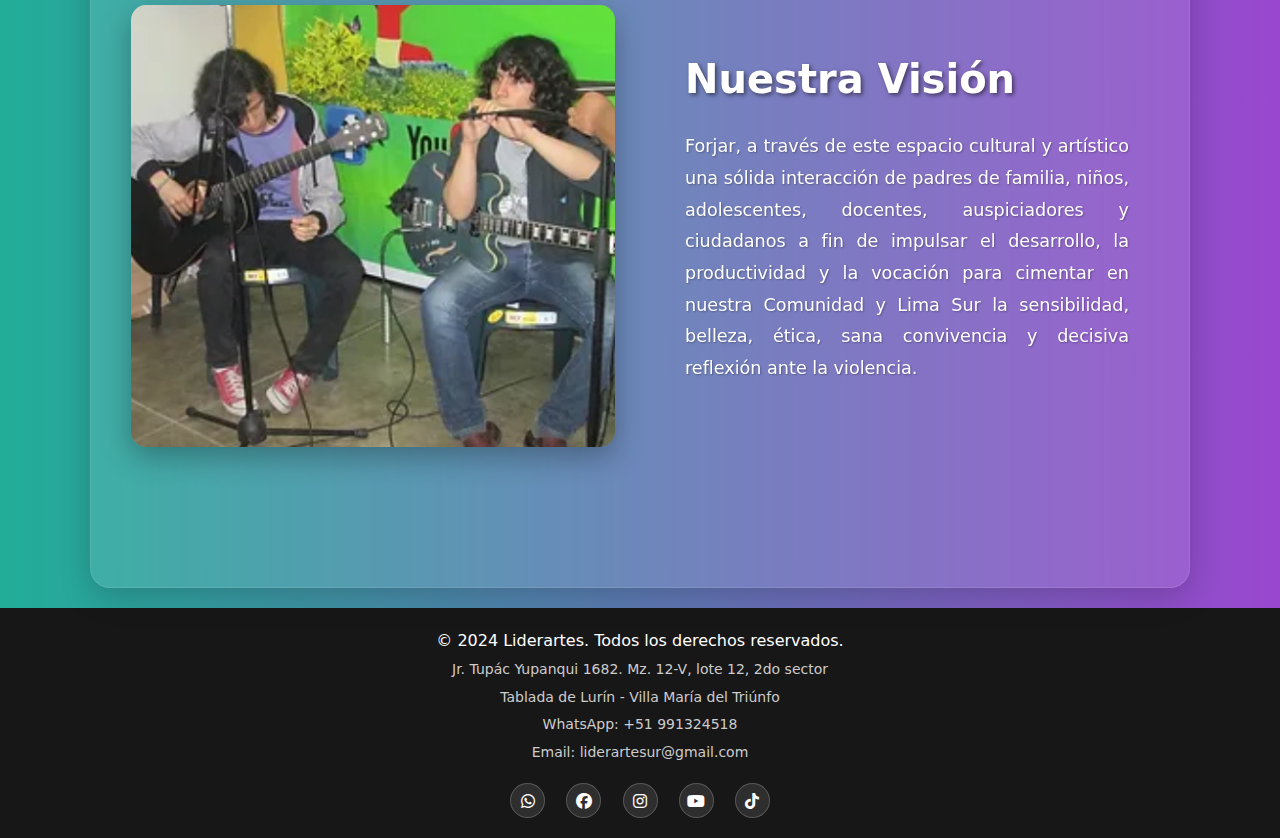
<file: nosotros.html>
<!DOCTYPE html>
<html lang="es" id="top">
<head>
    <meta charset="UTF-8">
    <meta name="viewport" content="width=device-width, initial-scale=1.0">
    <title>Nosotros - Liderartes</title>
    <link rel="stylesheet" href="https://cdnjs.cloudflare.com/ajax/libs/font-awesome/6.4.0/css/all.min.css">
    <link rel="stylesheet" href="style/styles.css">
    <script defer src="js/app.js"></script>
</head>
<body>
    <header>
        <div class="container">
            <div class="logo-container">
                <img src="img/logo.png" alt="Liderartes Logo" class="logo">
            </div>
            <div class="sponsor-text">
                <p>AUSPICIADA Y PATROCINADA POR DENTAL RÍOS</p>
            </div>
            <div class="motto-text">
                <p>A más arte, menos violencia.</p>
            </div>
            <div class="social-media">
                <a href="https://wa.me/+51991324518" class="social-icon whatsapp" title="WhatsApp" target="_blank">
                    <i class="fab fa-whatsapp"></i>
                </a>
                <a href="https://www.facebook.com/liderartesur" class="social-icon facebook" title="Facebook" target="_blank">
                    <i class="fab fa-facebook"></i>
                </a>
                <a href="https://www.instagram.com/liderartes/" class="social-icon instagram" title="Instagram" target="_blank">
                    <i class="fab fa-instagram"></i>
                </a>
                <a href="https://www.youtube.com/@LiderArtesFrases" class="social-icon youtube" title="YouTube" target="_blank">
                    <i class="fab fa-youtube"></i>
                </a>
                <a href="https://www.tiktok.com/@liderartes" class="social-icon tiktok" title="TikTok" target="_blank">
                    <i class="fab fa-tiktok"></i>
                </a>
            </div>
            <nav class="main-nav">
                <button class="hamburger" id="hamburger">
                    <span class="hamburger-line"></span>
                    <span class="hamburger-line"></span>
                    <span class="hamburger-line"></span>
                </button>
                <ul class="nav-menu" id="nav-menu">
                    <li><a href="index.html">Inicio</a></li>
                    <li><a href="nosotros.html" class="active">Nosotros</a></li>
                    <li><a href="talleres.html">Talleres</a></li>
                    <li><a href="empresarial.html">Empresarial A1</a></li>
                    <li><a href="novedades.html">Novedades</a></li>
                    <li><a href="certamenes.html">Certamenes</a></li>
                    <li><a href="momentos.html">Momentos</a></li>
                    <li><a href="donaciones.html">Donaciones</a></li>
                </ul>
            </nav>
        </div>
    </header>
    <main class="container">
        <!-- Sección 1: Historia Parte 1 - Texto izquierda, imagen derecha -->
        <section class="about-section">
            <div class="about-content left-text">
                <div class="text-content">
                    <h2>Nuestra Historia</h2>
                    <p>Año 2002: Durante una década, Dental Esthetic Ríos lideró el PRICEDES en colaboración con instituciones educativas de Tablada de Lurín - Villa María del Triunfo. Realizaron campañas comunitarias intensivas, promoviendo la integración cultural y el desarrollo cívico-educativo. Se destacaron alianzas estratégicas con Colgate - PALMOLIVE S.A. y LIONS CLUB DE SAN ISIDRO. La iniciativa involucró a diversos actores comunitarios, como centros de abastos, instituciones religiosas, ONGs, comedores populares, clubes deportivos y centros de servicios, buscando beneficiar a la comunidad.</p>
                </div>
                <div class="image-content">
                    <img src="img/nosotrosparrafo1.png" alt="Historia de Liderartes - Parte 1" class="about-image">
                </div>
            </div>
        </section>

        <!-- Sección 2: Historia Parte 2 - Imagen izquierda, texto derecha -->
        <section class="about-section">
            <div class="about-content right-text">
                <div class="image-content">
                    <img src="img/nosotrosparrafo2.png" alt="Historia de Liderartes - Parte 2" class="about-image">
                </div>
                <div class="text-content">
                    <p>Año 2011: La presencia múltiple de la empresa en la comunidad, fue gradualmente madurando la idea de la creación de una institución que impulse la formación de líderes, a fin de que éstos coadyuven a forjar espacios de cultura dirigidos al desarrollo de la comunidad. Prueba de esto, es la realización del Primer Taller de Artes Plásticas - ARTEX, dirigido por el pintor Alex Romero, él cual después de intensos intercambios de ideas, llevó a la práctica este importante evento. En dicha actividad, el Gerente de Dental Esthetic Ríos resaltó la importancia de forjar una nueva generación de líderes artísticos que, a través del arte, se involucre en la lucha contra el pandillismo, la drogadicción y la delincuencia.</p>
                </div>
            </div>
        </section>

        <!-- Sección 3: Historia Parte 3 - Texto izquierda, imagen derecha -->
        <section class="about-section">
            <div class="about-content left-text">
                <div class="text-content">
                    <p>Año 2014: Dental Esthetic Ríos fue invitado a la campaña comunitaria de SERPAR - Municipalidad de Lima Metropolitana el 8 de marzo en ASODE-2do Sector Tablada de Lurín. Durante el evento, su Gerente destacó la importancia del Parque Zonal "Flor de Amancaes" como impulsor de identidad, cultura y desarrollo. El 4 de abril de 2014, el Dr. José Ríos Díaz fue elegido por voto democrático para pronunciar un discurso en la inauguración de la primera piedra del parque. Este evento contó con la presencia de líderes vecinales y representantes de SERPAR. La construcción del CREA - Lima, con su Anfiteatro, impulsó la creación de "Liderartes" en la comunidad. Este proyecto refleja el agradecimiento de la comunidad a la gestión de la Municipalidad de Lima Metropolitana.</p>
                </div>
                <div class="image-content">
                    <img src="img/nosotrosparrafo3.png" alt="Historia de Liderartes - Parte 3" class="about-image">
                </div>
            </div>
        </section>

        <!-- Sección 4: Misión - Texto izquierda, imagen derecha -->
        <section class="about-section">
            <div class="about-content left-text">
                <div class="text-content">
                    <h2>Nuestra Misión</h2>
                    <p>Somos una entidad que fomenta el arte y la cultura, impulsando la creatividad, el talento, sensibilidad artística, la innovación y el desarrollo por medio de Talleres y Proyectos dirigidos a niños, adolescentes y empresarios de Tablada y Lima Sur.</p>
                </div>
                <div class="image-content">
                    <img src="img/nosotrosmision.png" alt="Misión de Liderartes" class="about-image">
                </div>
            </div>
        </section>

        <!-- Sección 5: Visión - Imagen izquierda, texto derecha -->
        <section class="about-section">
            <div class="about-content right-text">
                <div class="image-content">
                    <img src="img/nosotrosvision.png" alt="Visión de Liderartes" class="about-image">
                </div>
                <div class="text-content">
                    <h2>Nuestra Visión</h2>
                    <p>Forjar, a través de este espacio cultural y artístico una sólida interacción de padres de familia, niños, adolescentes, docentes, auspiciadores y ciudadanos a fin de impulsar el desarrollo, la productividad y la vocación para cimentar en nuestra Comunidad y Lima Sur la sensibilidad, belleza, ética, sana convivencia y decisiva reflexión ante la violencia.</p>
                </div>
            </div>
        </section>
    </main>
    <footer>
        <p>&copy; 2024 Liderartes. Todos los derechos reservados.</p>
        <div class="footer-contact">
            <p>Jr. Tupác Yupanqui 1682. Mz. 12-V, lote 12, 2do sector</p>
            <p>Tablada de Lurín - Villa María del Triúnfo</p>
            <p>WhatsApp: +51 991324518</p>
            <p>Email: liderartesur@gmail.com</p>
        </div>
        <div class="footer-social-media">
            <a href="https://wa.me/+51991324518" class="footer-social-icon whatsapp" title="WhatsApp" target="_blank">
                <i class="fab fa-whatsapp"></i>
            </a>
            <a href="https://www.facebook.com/liderartesur" class="footer-social-icon facebook" title="Facebook" target="_blank">
                <i class="fab fa-facebook"></i>
            </a>
            <a href="https://www.instagram.com/liderartes/" class="footer-social-icon instagram" title="Instagram" target="_blank">
                <i class="fab fa-instagram"></i>
            </a>
            <a href="https://www.youtube.com/@LiderArtesFrases" class="footer-social-icon youtube" title="YouTube" target="_blank">
                <i class="fab fa-youtube"></i>
            </a>
            <a href="https://www.tiktok.com/@liderartes" class="footer-social-icon tiktok" title="TikTok" target="_blank">
                <i class="fab fa-tiktok"></i>
            </a>
        </div>
    </footer>
    
    <!-- Facebook SDK -->
    <div id="fb-root"></div>
    <script async defer crossorigin="anonymous" src="https://connect.facebook.net/es_ES/sdk.js#xfbml=1&version=v18.0"></script>
</body>
</html>
</file>
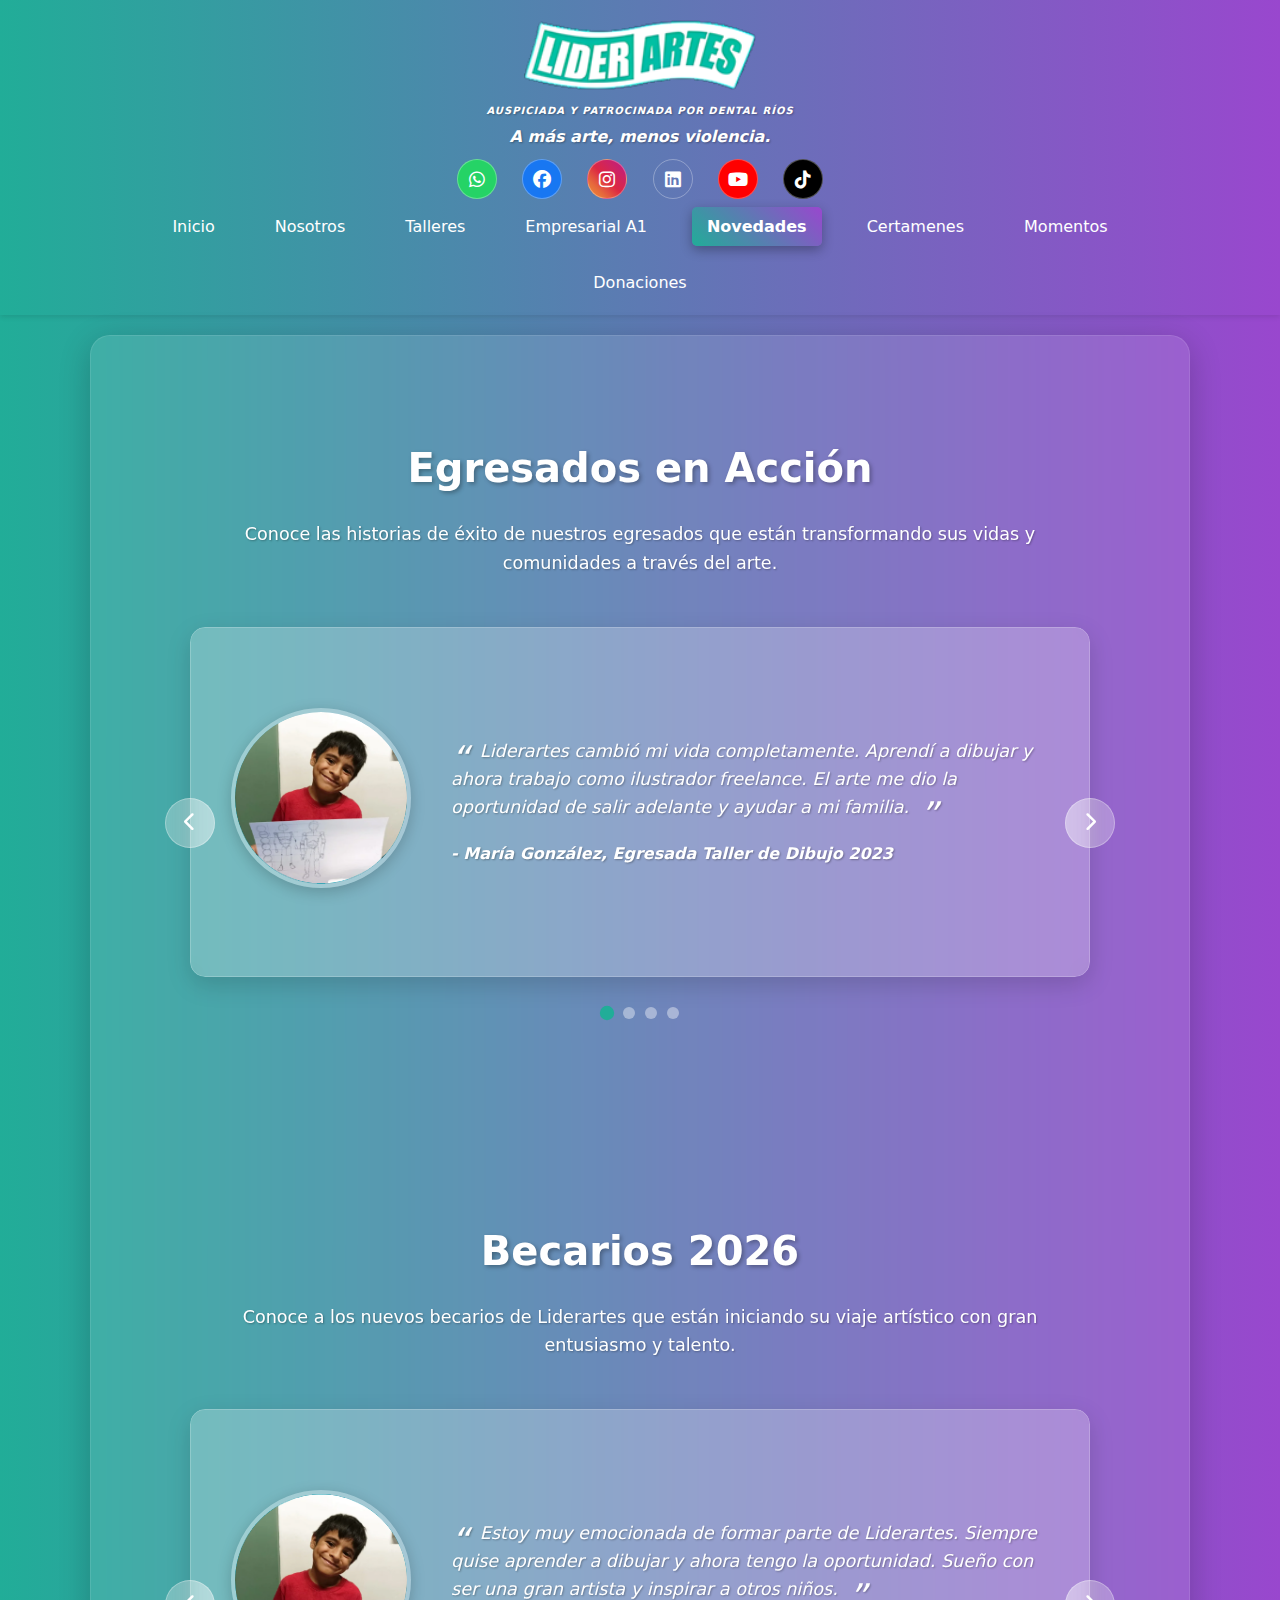
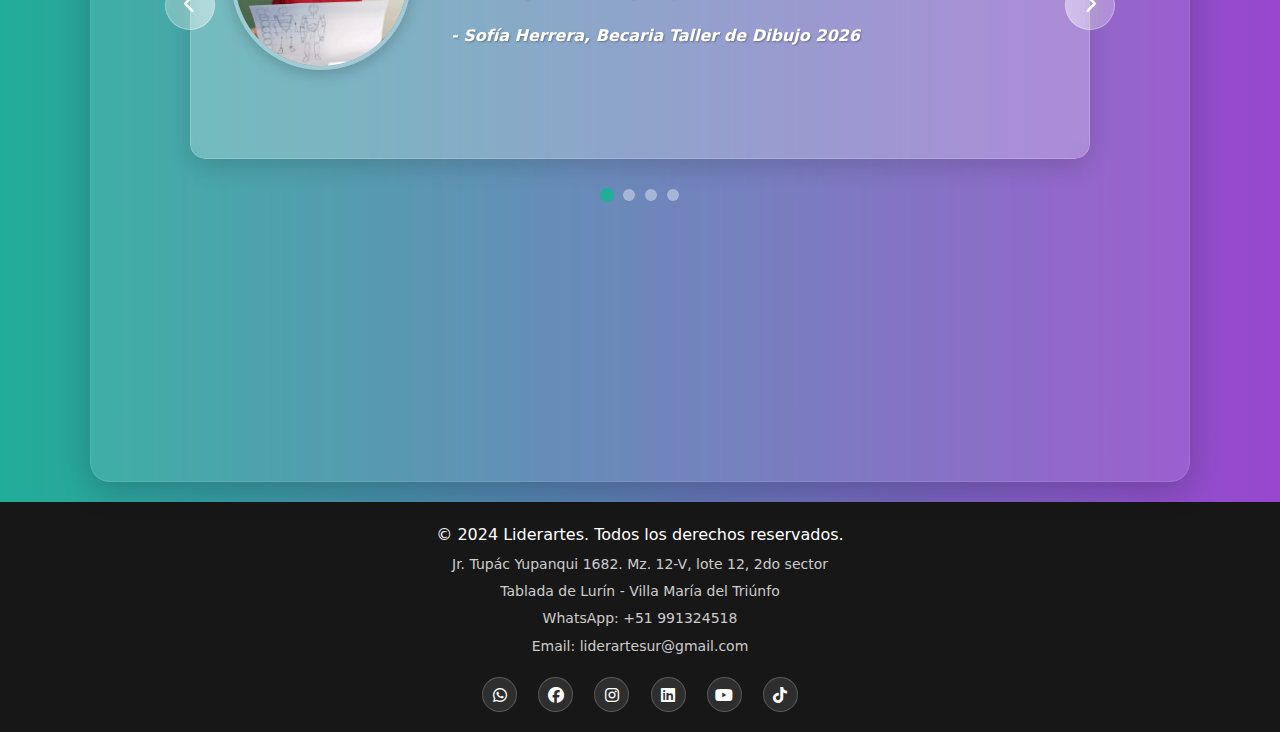
<file: novedades.html>
<!DOCTYPE html>
<html lang="es" id="top">
<head>
    <meta charset="UTF-8">
    <meta name="viewport" content="width=device-width, initial-scale=1.0">
    <title>Novedades - Liderartes</title>
    <link rel="stylesheet" href="https://cdnjs.cloudflare.com/ajax/libs/font-awesome/6.4.0/css/all.min.css">
    <link rel="stylesheet" href="style/styles.css">
    <script defer src="js/app.js"></script>
</head>
<body>
    <header>
        <div class="container">
            <div class="logo-container">
                <img src="img/logo.png" alt="Liderartes Logo" class="logo">
            </div>
            <div class="sponsor-text">
                <p>AUSPICIADA Y PATROCINADA POR DENTAL RÍOS</p>
            </div>
            <div class="motto-text">
                <p>A más arte, menos violencia.</p>
            </div>
            <div class="social-media">
                <a href="https://wa.me/+51991324518" class="social-icon whatsapp" title="WhatsApp" target="_blank">
                    <i class="fab fa-whatsapp"></i>
                </a>
                <a href="https://www.facebook.com/liderartesur" class="social-icon facebook" title="Facebook" target="_blank">
                    <i class="fab fa-facebook"></i>
                </a>
                <a href="https://www.instagram.com/liderartes/" class="social-icon instagram" title="Instagram" target="_blank">
                    <i class="fab fa-instagram"></i>
                </a>
                <a href="https://www.linkedin.com/in/liderartes-frases-y-arte-instituci%C3%B3n-cultural-28270a201/" class="social-icon linkedin" title="LinkedIn" target="_blank">
                    <i class="fab fa-linkedin"></i>
                </a>
                <a href="https://www.youtube.com/@LiderArtesFrases" class="social-icon youtube" title="YouTube" target="_blank">
                    <i class="fab fa-youtube"></i>
                </a>
                <a href="https://www.tiktok.com/@liderartesur" class="social-icon tiktok" title="TikTok" target="_blank">
                    <i class="fab fa-tiktok"></i>
                </a>
            </div>
            <nav class="main-nav">
                <button class="hamburger" id="hamburger">
                    <span class="hamburger-line"></span>
                    <span class="hamburger-line"></span>
                    <span class="hamburger-line"></span>
                </button>
                <ul class="nav-menu" id="nav-menu">
                    <li><a href="index.html">Inicio</a></li>
                    <li><a href="nosotros.html">Nosotros</a></li>
                    <li><a href="talleres.html">Talleres</a></li>
                    <li><a href="empresarial.html">Empresarial A1</a></li>
                    <li><a href="novedades.html" class="active">Novedades</a></li>
                    <li><a href="certamenes.html">Certamenes</a></li>
                    <li><a href="momentos.html">Momentos</a></li>
                    <li><a href="donaciones.html">Donaciones</a></li>
                </ul>
            </nav>
        </div>
    </header>
    <main class="container">
        <!-- Sección 1: Egresados en Acción -->
        <section class="egresados-section">
            <h2>Egresados en Acción</h2>
            <p class="section-description">Conoce las historias de éxito de nuestros egresados que están transformando sus vidas y comunidades a través del arte.</p>
            
            <div class="carousel-container">
                <div class="carousel-wrapper">
                    <div class="carousel-slides" id="egresados-carousel">
                        <!-- Egresado 1 -->
                        <div class="carousel-slide active">
                            <div class="testimonio-card">
                                <div class="testimonio-imagen">
                                    <img src="img/egresado1.png" alt="Egresado 1">
                                </div>
                                <div class="testimonio-contenido">
                                    <blockquote>
                                        Liderartes cambió mi vida completamente. Aprendí a dibujar y ahora trabajo como ilustrador freelance. El arte me dio la oportunidad de salir adelante y ayudar a mi familia.
                                    </blockquote>
                                    <cite>- María González, Egresada Taller de Dibujo 2023</cite>
                                </div>
                            </div>
                        </div>

                        <!-- Egresado 2 -->
                        <div class="carousel-slide">
                            <div class="testimonio-card">
                                <div class="testimonio-imagen">
                                    <img src="img/egresado2.png" alt="Egresado 2">
                                </div>
                                <div class="testimonio-contenido">
                                    <blockquote>
                                        Gracias a los talleres de oratoria, ahora soy líder de mi comunidad y ayudo a otros jóvenes. Liderartes me enseñó que el arte puede ser una herramienta de transformación social.
                                    </blockquote>
                                    <cite>- Carlos Mendoza, Egresado Taller de Oratoria 2023</cite>
                                </div>
                            </div>
                        </div>

                        <!-- Egresado 3 -->
                        <div class="carousel-slide">
                            <div class="testimonio-card">
                                <div class="testimonio-imagen">
                                    <img src="img/egresado3.png" alt="Egresado 3">
                                </div>
                                <div class="testimonio-contenido">
                                    <blockquote>
                                        La escultura me permitió expresar mis emociones y encontrar paz interior. Ahora enseño a otros niños en mi barrio y hemos creado un grupo artístico comunitario.
                                    </blockquote>
                                    <cite>- Ana Ríos, Egresada Taller de Escultura 2023</cite>
                                </div>
                            </div>
                        </div>

                        <!-- Egresado 4 -->
                        <div class="carousel-slide">
                            <div class="testimonio-card">
                                <div class="testimonio-imagen">
                                    <img src="img/egresado4.png" alt="Egresado 4">
                                </div>
                                <div class="testimonio-contenido">
                                    <blockquote>
                                        El arte del anime y manga me conectó con una comunidad global. Hoy vendo mis ilustraciones en línea y estoy estudiando diseño gráfico gracias a la base que obtuve aquí.
                                    </blockquote>
                                    <cite>- Diego Torres, Egresado Taller de Anime y Manga 2023</cite>
                                </div>
                            </div>
                        </div>
                    </div>
                </div>
                
                <!-- Controles del carrusel -->
                <div class="carousel-controls">
                    <button class="carousel-btn prev" onclick="changeSlide('egresados-carousel', -1)">
                        <i class="fas fa-chevron-left"></i>
                    </button>
                    <button class="carousel-btn next" onclick="changeSlide('egresados-carousel', 1)">
                        <i class="fas fa-chevron-right"></i>
                    </button>
                </div>
                
                <!-- Indicadores -->
                <div class="carousel-indicators">
                    <span class="indicator active" onclick="currentSlide('egresados-carousel', 1)"></span>
                    <span class="indicator" onclick="currentSlide('egresados-carousel', 2)"></span>
                    <span class="indicator" onclick="currentSlide('egresados-carousel', 3)"></span>
                    <span class="indicator" onclick="currentSlide('egresados-carousel', 4)"></span>
                </div>
            </div>
        </section>

        <!-- Sección 2: Becarios 2026 -->
        <section class="becarios-section">
            <h2>Becarios 2026</h2>
            <p class="section-description">Conoce a los nuevos becarios de Liderartes que están iniciando su viaje artístico con gran entusiasmo y talento.</p>
            
            <div class="carousel-container">
                <div class="carousel-wrapper">
                    <div class="carousel-slides" id="becarios-carousel">
                        <!-- Becario 1 -->
                        <div class="carousel-slide active">
                            <div class="testimonio-card">
                                <div class="testimonio-imagen">
                                    <img src="img/becario1.png" alt="Becario 1">
                                </div>
                                <div class="testimonio-contenido">
                                    <blockquote>
                                        Estoy muy emocionada de formar parte de Liderartes. Siempre quise aprender a dibujar y ahora tengo la oportunidad. Sueño con ser una gran artista y inspirar a otros niños.
                                    </blockquote>
                                    <cite>- Sofía Herrera, Becaria Taller de Dibujo 2026</cite>
                                </div>
                            </div>
                        </div>

                        <!-- Becario 2 -->
                        <div class="carousel-slide">
                            <div class="testimonio-card">
                                <div class="testimonio-imagen">
                                    <img src="img/becario2.png" alt="Becario 2">
                                </div>
                                <div class="testimonio-contenido">
                                    <blockquote>
                                        Mi familia no podía pagar clases de arte, pero gracias a la beca de Liderartes puedo cumplir mi sueño. Quiero usar el arte para cambiar mi comunidad.
                                    </blockquote>
                                    <cite>- Andrés Vásquez, Becario Taller de Pintura 2026</cite>
                                </div>
                            </div>
                        </div>

                        <!-- Becario 3 -->
                        <div class="carousel-slide">
                            <div class="testimonio-card">
                                <div class="testimonio-imagen">
                                    <img src="img/becario3.png" alt="Becario 3">
                                </div>
                                <div class="testimonio-contenido">
                                    <blockquote>
                                        La oratoria me ayudará a vencer mi timidez y a expresar mejor mis ideas. Espero convertirme en una líder que pueda ayudar a otros jóvenes como yo.
                                    </blockquote>
                                    <cite>- Lucía Morales, Becaria Taller de Oratoria 2026</cite>
                                </div>
                            </div>
                        </div>

                        <!-- Becario 4 -->
                        <div class="carousel-slide">
                            <div class="testimonio-card">
                                <div class="testimonio-imagen">
                                    <img src="img/becario4.png" alt="Becario 4">
                                </div>
                                <div class="testimonio-contenido">
                                    <blockquote>
                                        Crear esculturas es como dar vida a mis ideas. En Liderartes he encontrado un lugar donde puedo ser yo mismo y explorar mi creatividad sin límites.
                                    </blockquote>
                                    <cite>- Roberto Chávez, Becario Taller de Escultura 2026</cite>
                                </div>
                            </div>
                        </div>
                    </div>
                </div>
                
                <!-- Controles del carrusel -->
                <div class="carousel-controls">
                    <button class="carousel-btn prev" onclick="changeSlide('becarios-carousel', -1)">
                        <i class="fas fa-chevron-left"></i>
                    </button>
                    <button class="carousel-btn next" onclick="changeSlide('becarios-carousel', 1)">
                        <i class="fas fa-chevron-right"></i>
                    </button>
                </div>
                
                <!-- Indicadores -->
                <div class="carousel-indicators">
                    <span class="indicator active" onclick="currentSlide('becarios-carousel', 1)"></span>
                    <span class="indicator" onclick="currentSlide('becarios-carousel', 2)"></span>
                    <span class="indicator" onclick="currentSlide('becarios-carousel', 3)"></span>
                    <span class="indicator" onclick="currentSlide('becarios-carousel', 4)"></span>
                </div>
            </div>
        </section>

        <!-- Sección 3: Espacio para futura sección -->
        <section class="futura-seccion">
            <!-- Esta sección está lista para agregar contenido adicional -->
        </section>
    </main>
    <footer>
        <p>&copy; 2024 Liderartes. Todos los derechos reservados.</p>
        <div class="footer-contact">
            <p>Jr. Tupác Yupanqui 1682. Mz. 12-V, lote 12, 2do sector</p>
            <p>Tablada de Lurín - Villa María del Triúnfo</p>
            <p>WhatsApp: +51 991324518</p>
            <p>Email: liderartesur@gmail.com</p>
        </div>
        <div class="footer-social-media">
            <a href="https://wa.me/+51991324518" class="footer-social-icon whatsapp" title="WhatsApp" target="_blank">
                <i class="fab fa-whatsapp"></i>
            </a>
            <a href="https://www.facebook.com/liderartesur" class="footer-social-icon facebook" title="Facebook" target="_blank">
                <i class="fab fa-facebook"></i>
            </a>
            <a href="https://www.instagram.com/liderartes/" class="footer-social-icon instagram" title="Instagram" target="_blank">
                <i class="fab fa-instagram"></i>
            </a>
            <a href="https://www.linkedin.com/in/liderartes-frases-y-arte-instituci%C3%B3n-cultural-28270a201/" class="footer-social-icon linkedin" title="LinkedIn" target="_blank">
                <i class="fab fa-linkedin"></i>
            </a>
            <a href="https://www.youtube.com/@LiderArtesFrases" class="footer-social-icon youtube" title="YouTube" target="_blank">
                <i class="fab fa-youtube"></i>
            </a>
            <a href="https://www.tiktok.com/@liderartesur" class="footer-social-icon tiktok" title="TikTok" target="_blank">
                <i class="fab fa-tiktok"></i>
            </a>
        </div>
    </footer>
    
    <!-- Facebook SDK -->
    <div id="fb-root"></div>
    <script async defer crossorigin="anonymous" src="https://connect.facebook.net/es_ES/sdk.js#xfbml=1&version=v18.0"></script>
</body>
</html>
</file>
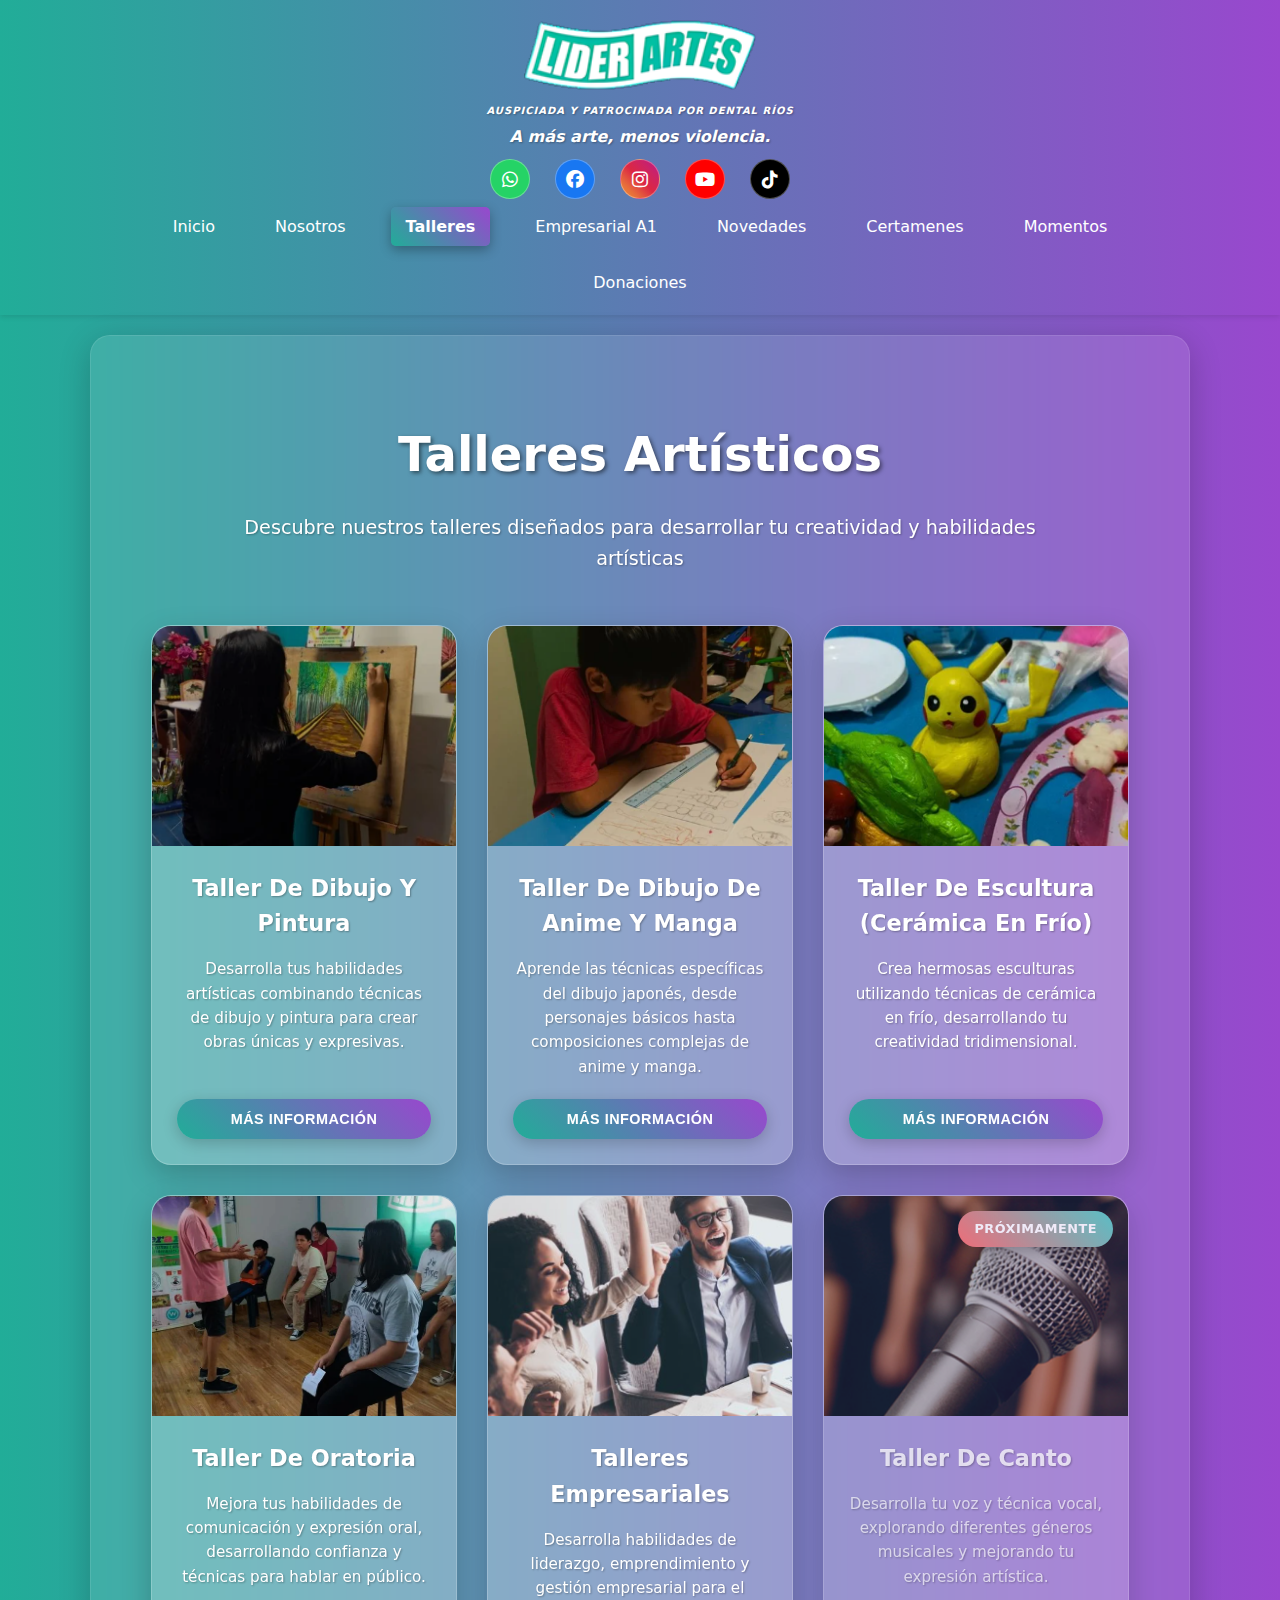
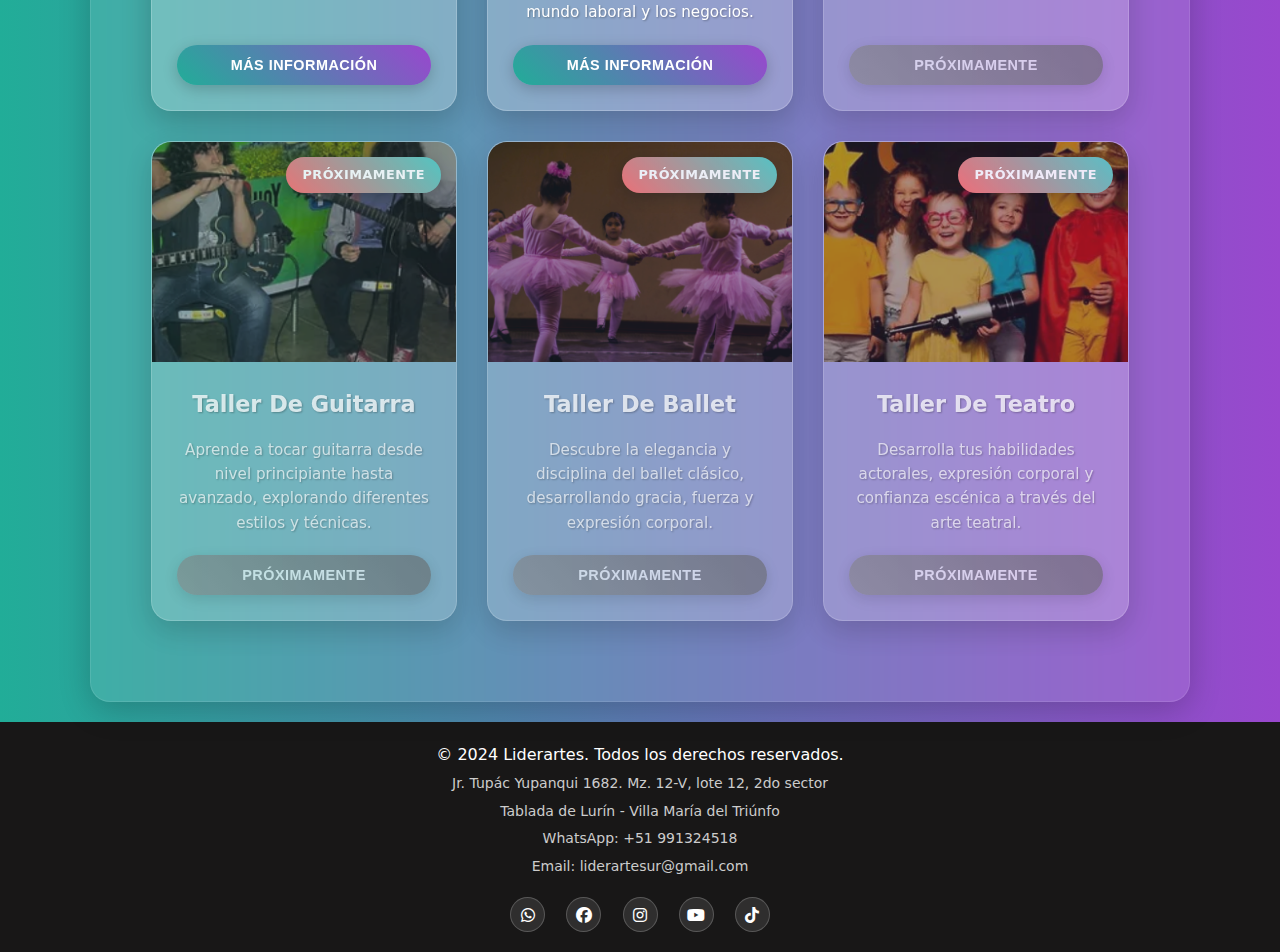
<file: talleres.html>
<!DOCTYPE html>
<html lang="es" id="top">
<head>
    <meta charset="UTF-8">
    <meta name="viewport" content="width=device-width, initial-scale=1.0">
    <title>Talleres - Liderartes</title>
    <link rel="stylesheet" href="https://cdnjs.cloudflare.com/ajax/libs/font-awesome/6.4.0/css/all.min.css">
    <link rel="stylesheet" href="style/styles.css">
    <script defer src="js/app.js"></script>
</head>
<body>
    <header>
        <div class="container">
            <div class="logo-container">
                <img src="img/logo.png" alt="Liderartes Logo" class="logo">
            </div>
            <div class="sponsor-text">
                <p>AUSPICIADA Y PATROCINADA POR DENTAL RÍOS</p>
            </div>
            <div class="motto-text">
                <p>A más arte, menos violencia.</p>
            </div>
            <div class="social-media">
                <a href="https://wa.me/+51991324518" class="social-icon whatsapp" title="WhatsApp" target="_blank">
                    <i class="fab fa-whatsapp"></i>
                </a>
                <a href="https://www.facebook.com/liderartesur" class="social-icon facebook" title="Facebook" target="_blank">
                    <i class="fab fa-facebook"></i>
                </a>
                <a href="https://www.instagram.com/liderartes/" class="social-icon instagram" title="Instagram" target="_blank">
                    <i class="fab fa-instagram"></i>
                </a>
                <a href="https://www.youtube.com/@LiderArtesFrases" class="social-icon youtube" title="YouTube" target="_blank">
                    <i class="fab fa-youtube"></i>
                </a>
                <a href="https://www.tiktok.com/@liderartes" class="social-icon tiktok" title="TikTok" target="_blank">
                    <i class="fab fa-tiktok"></i>
                </a>
            </div>
            <nav class="main-nav">
                <button class="hamburger" id="hamburger">
                    <span class="hamburger-line"></span>
                    <span class="hamburger-line"></span>
                    <span class="hamburger-line"></span>
                </button>
                <ul class="nav-menu" id="nav-menu">
                    <li><a href="index.html">Inicio</a></li>
                    <li><a href="nosotros.html">Nosotros</a></li>
                    <li><a href="talleres.html" class="active">Talleres</a></li>
                    <li><a href="empresarial.html">Empresarial A1</a></li>
                    <li><a href="novedades.html">Novedades</a></li>
                    <li><a href="certamenes.html">Certamenes</a></li>
                    <li><a href="momentos.html">Momentos</a></li>
                    <li><a href="donaciones.html">Donaciones</a></li>
                </ul>
            </nav>
        </div>
    </header>
    <main class="container">
        <section class="talleres-section">
            <h1 class="talleres-title">Talleres Artísticos</h1>
            <p class="talleres-subtitle">Descubre nuestros talleres diseñados para desarrollar tu creatividad y habilidades artísticas</p>
            
            <div class="talleres-grid">
                <!-- Taller 1 -->
                <div class="taller-card">
                    <div class="taller-image">
                        <img src="img/talleres1.png" alt="Taller De Dibujo Y Pintura">
                    </div>
                    <div class="taller-content">
                        <h3>Taller De Dibujo Y Pintura</h3>
                        <p>Desarrolla tus habilidades artísticas combinando técnicas de dibujo y pintura para crear obras únicas y expresivas.</p>
                        <button class="taller-btn">Más Información</button>
                    </div>
                </div>

                <!-- Taller 2 -->
                <div class="taller-card">
                    <div class="taller-image">
                        <img src="img/talleres2.png" alt="Taller De Dibujo De Anime Y Manga">
                    </div>
                    <div class="taller-content">
                        <h3>Taller De Dibujo De Anime Y Manga</h3>
                        <p>Aprende las técnicas específicas del dibujo japonés, desde personajes básicos hasta composiciones complejas de anime y manga.</p>
                        <button class="taller-btn">Más Información</button>
                    </div>
                </div>

                <!-- Taller 3 -->
                <div class="taller-card">
                    <div class="taller-image">
                        <img src="img/talleres3.png" alt="Taller De Escultura (Cerámica En Frío)">
                    </div>
                    <div class="taller-content">
                        <h3>Taller De Escultura (Cerámica En Frío)</h3>
                        <p>Crea hermosas esculturas utilizando técnicas de cerámica en frío, desarrollando tu creatividad tridimensional.</p>
                        <button class="taller-btn">Más Información</button>
                    </div>
                </div>

                <!-- Taller 4 -->
                <div class="taller-card">
                    <div class="taller-image">
                        <img src="img/talleres4.png" alt="Taller De Oratoria">
                    </div>
                    <div class="taller-content">
                        <h3>Taller De Oratoria</h3>
                        <p>Mejora tus habilidades de comunicación y expresión oral, desarrollando confianza y técnicas para hablar en público.</p>
                        <button class="taller-btn">Más Información</button>
                    </div>
                </div>

                <!-- Taller 5 -->
                <div class="taller-card">
                    <div class="taller-image">
                        <img src="img/talleres5.png" alt="Talleres Empresariales">
                    </div>
                    <div class="taller-content">
                        <h3>Talleres Empresariales</h3>
                        <p>Desarrolla habilidades de liderazgo, emprendimiento y gestión empresarial para el mundo laboral y los negocios.</p>
                        <button class="taller-btn">Más Información</button>
                    </div>
                </div>

                <!-- Taller 6 -->
                <div class="taller-card proximamente">
                    <div class="taller-image">
                        <img src="img/talleres6.png" alt="Taller De Canto">
                        <div class="proximamente-badge">Próximamente</div>
                    </div>
                    <div class="taller-content">
                        <h3>Taller De Canto</h3>
                        <p>Desarrolla tu voz y técnica vocal, explorando diferentes géneros musicales y mejorando tu expresión artística.</p>
                        <button class="taller-btn" disabled>Próximamente</button>
                    </div>
                </div>

                <!-- Taller 7 -->
                <div class="taller-card proximamente">
                    <div class="taller-image">
                        <img src="img/talleres7.png" alt="Taller De Guitarra">
                        <div class="proximamente-badge">Próximamente</div>
                    </div>
                    <div class="taller-content">
                        <h3>Taller De Guitarra</h3>
                        <p>Aprende a tocar guitarra desde nivel principiante hasta avanzado, explorando diferentes estilos y técnicas.</p>
                        <button class="taller-btn" disabled>Próximamente</button>
                    </div>
                </div>

                <!-- Taller 8 -->
                <div class="taller-card proximamente">
                    <div class="taller-image">
                        <img src="img/talleres8.png" alt="Taller De Ballet">
                        <div class="proximamente-badge">Próximamente</div>
                    </div>
                    <div class="taller-content">
                        <h3>Taller De Ballet</h3>
                        <p>Descubre la elegancia y disciplina del ballet clásico, desarrollando gracia, fuerza y expresión corporal.</p>
                        <button class="taller-btn" disabled>Próximamente</button>
                    </div>
                </div>

                <!-- Taller 9 -->
                <div class="taller-card proximamente">
                    <div class="taller-image">
                        <img src="img/talleres9.png" alt="Taller De Teatro">
                        <div class="proximamente-badge">Próximamente</div>
                    </div>
                    <div class="taller-content">
                        <h3>Taller De Teatro</h3>
                        <p>Desarrolla tus habilidades actorales, expresión corporal y confianza escénica a través del arte teatral.</p>
                        <button class="taller-btn" disabled>Próximamente</button>
                    </div>
                </div>
            </div>
        </section>
    </main>
    <footer>
        <p>&copy; 2024 Liderartes. Todos los derechos reservados.</p>
        <div class="footer-contact">
            <p>Jr. Tupác Yupanqui 1682. Mz. 12-V, lote 12, 2do sector</p>
            <p>Tablada de Lurín - Villa María del Triúnfo</p>
            <p>WhatsApp: +51 991324518</p>
            <p>Email: liderartesur@gmail.com</p>
        </div>
        <div class="footer-social-media">
            <a href="https://wa.me/+51991324518" class="footer-social-icon whatsapp" title="WhatsApp" target="_blank">
                <i class="fab fa-whatsapp"></i>
            </a>
            <a href="https://www.facebook.com/liderartesur" class="footer-social-icon facebook" title="Facebook" target="_blank">
                <i class="fab fa-facebook"></i>
            </a>
            <a href="https://www.instagram.com/liderartes/" class="footer-social-icon instagram" title="Instagram" target="_blank">
                <i class="fab fa-instagram"></i>
            </a>
            <a href="https://www.youtube.com/@LiderArtesFrases" class="footer-social-icon youtube" title="YouTube" target="_blank">
                <i class="fab fa-youtube"></i>
            </a>
            <a href="https://www.tiktok.com/@liderartes" class="footer-social-icon tiktok" title="TikTok" target="_blank">
                <i class="fab fa-tiktok"></i>
            </a>
        </div>
    </footer>
    
    <!-- Facebook SDK -->
    <div id="fb-root"></div>
    <script async defer crossorigin="anonymous" src="https://connect.facebook.net/es_ES/sdk.js#xfbml=1&version=v18.0"></script>
</body>
</html>
</file>
<file: style/styles.css>
/* Reset básico */
* {
    margin: 0;
    padding: 0;
    box-sizing: border-box;
}

/* Mensaje temporal */
.temporary-message {
    background-color: #f39c12;
    color: white;
    text-align: center;
    padding: 10px 0;
    font-weight: bold;
    box-shadow: 0 2px 4px rgba(0,0,0,0.2);
}

.temporary-message p {
    margin: 0;
    font-size: 16px;
    text-shadow: 1px 1px 2px rgba(0,0,0,0.3);
}

body {
    font-family: system-ui, -apple-system, Segoe UI, Roboto, Arial;
    line-height: 1.6;
    background: linear-gradient(to right, #21AD98, #9947CE);
    min-height: 100vh;
    display: flex;
    flex-direction: column;
    overflow-x: hidden;
}

/* Header */
header {
    box-shadow: 0 2px 5px rgba(0,0,0,0.1);
    padding: 20px 0;
}

/* Logo */
.logo-container {
    text-align: center;
    margin-bottom: 5px;
}

.logo {
    height: 70px;
    width: auto;
}

/* Texto del patrocinador */
.sponsor-text {
    text-align: center;
    margin: 3px 0 5px 0;
}

.sponsor-text p {
    color: #fff;
    font-size: 10px;
    font-weight: bold;
    font-style: italic;
    letter-spacing: 1px;
    text-shadow: 1px 1px 2px rgba(0,0,0,0.3);
}
/* Texto del lema */
.motto-text {
    text-align: center;
    margin: 3px 0 8px 0;
}

.motto-text p {
    color: #fff;
    font-size: 16px;
    font-weight: bold;
    font-style: italic;
    text-shadow: 1px 1px 2px rgba(0,0,0,0.3);
}

/* Redes sociales */
.social-media {
    text-align: center;
    margin: 10px 0 15px 0;
}

.social-icon {
    display: inline-block;
    margin: 0 10px;
    width: 40px;
    height: 40px;
    border-radius: 50%;
    color: #fff;
    text-decoration: none;
    line-height: 40px;
    text-align: center;
    font-size: 18px;
    transition: all 0.3s ease;
    border: 1px solid rgba(255, 255, 255, 0.3);
}

.social-icon.whatsapp {
    background-color: #25D366;
}

.social-icon.facebook {
    background-color: #1877F2;
}

.social-icon.instagram {
    background: linear-gradient(45deg, #f09433 0%,#e6683c 25%,#dc2743 50%,#cc2366 75%,#bc1888 100%);
}

.social-icon.youtube {
    background-color: #FF0000;
}

.social-icon.tiktok {
    background-color: #000;
}

.social-icon:hover {
    transform: translateY(-3px);
    box-shadow: 0 5px 15px rgba(0,0,0,0.3);
    opacity: 0.8;
}

/* Main Content */
main {
    flex-grow: 1;
}

.container {
    width: min(1100px, 92%);
    margin-inline: auto;
}

/* Sección Hero */
.hero-section {
    background-image: url('../img/fondohero.jpg');
    background-size: cover;
    background-position: center;
    background-repeat: no-repeat;
    min-height: 60vh;
    display: flex;
    align-items: center;
    justify-content: flex-start;
    text-align: left;
    color: white;
}

.full-width {
    position: relative;
    left: 50%;
    right: 50%;
    margin-left: -50vw;
    margin-right: -50vw;
    width: 100vw;
    max-width: none;
}

.hero-content h1 {
    font-size: 2.5rem;
    font-weight: bold;
    margin-bottom: 10px;
    text-shadow: 2px 2px 4px rgba(0,0,0,0.7);
    line-height: 1.2;
}

.hero-content p {
    font-size: 1.2rem;
    max-width: 600px;
    margin: 0;
    text-shadow: 1px 1px 2px rgba(0,0,0,0.7);
    line-height: 1.5;
}

.hero-content {
    width: min(1100px, 92%);
    margin-inline: auto;
    padding-left: 50px;
}

/* Sección Vísitanos */
.location-section {
    background-color: rgba(255, 255, 255, 0.10);
    padding: 40px 0;
}

.location-section h2 {
    text-align: left;
    font-size: 2rem;
    color: white;
    margin-bottom: 30px;
    margin-top: 0;
}

.visit-content {
    display: grid;
    grid-template-columns: 5fr 3fr;
    gap: 40px;
    align-items: start;
}

.location-column {
    display: flex;
    flex-direction: column;
    gap: 20px;
}

.map-container {
    border-radius: 10px;
    overflow: hidden;
    box-shadow: 0 8px 20px rgba(0,0,0,0.15);
    border: 2px solid transparent;
    background: linear-gradient(white, white) padding-box, 
                linear-gradient(45deg, #21AD98, #9947CE) border-box;
}

.building-section {
    border-radius: 10px;
    overflow: hidden;
}

.frontis-content {
    display: flex;
    align-items: center;
    gap: 20px;
    /*background: white;*/
    padding: 20px;
    border-radius: 10px;
}

.frontis-text {
    flex: 1;
}

.frontis-text h3 {
    font-size: 1.2rem;
    color: white;
    margin: 0;
    font-weight: 600;
}

.frontis-image {
    flex: 2;
}

.frontis-image img {
    width: 100%;
    height: 250px;
    object-fit: cover;
    border-radius: 8px;
    box-shadow: 0 8px 20px rgba(0,0,0,0.15);
    border: 2px solid transparent;
    background: linear-gradient(white, white) padding-box, 
                linear-gradient(45deg, #21AD98, #9947CE) border-box;
    transition: transform 0.3s ease, box-shadow 0.3s ease;
}

.frontis-image img:hover {
    transform: translateY(-3px);
    box-shadow: 0 12px 30px rgba(0,0,0,0.2);
}

.facebook-feed-section {
    background: white;
    border-radius: 10px;
    padding: 20px;
    box-shadow: 0 8px 20px rgba(0,0,0,0.15);
    border: 2px solid transparent;
    background: linear-gradient(white, white) padding-box, 
                linear-gradient(45deg, #21AD98, #9947CE) border-box;
    transition: transform 0.3s ease, box-shadow 0.3s ease;
}

.facebook-feed-section:hover {
    transform: translateY(-3px);
    box-shadow: 0 12px 30px rgba(0,0,0,0.2);
}

/* Sección Contacto */
.contact-section {
    background-image: url('../img/fodocontactenos.png');
    background-size: cover;
    background-position: center;
    background-repeat: no-repeat;
    padding: 40px 0;
    color: white;
}

.contact-content {
    display: grid;
    grid-template-columns: 1fr 1fr;
    gap: 40px;
    align-items: center;
}

.contact-info {
    display: flex;
    flex-direction: column;
    justify-content: center;
    align-items: center;
    text-align: center;
    height: 100%;
}

.contact-info h2 {
    font-size: 2rem;
    margin-bottom: 15px;
    text-shadow: 1px 1px 2px rgba(0,0,0,0.3);
}

.contact-info p {
    font-size: 1rem;
    color: white;
    margin: 0;
}

.contact-form-column {
    display: flex;
    justify-content: center;
}

.contact-form {
    width: 100%;
    max-width: 500px;
    background: rgba(255, 255, 255, 0.1);
    backdrop-filter: blur(10px);
    padding: 20px;
    border-radius: 15px;
    box-shadow: 0 10px 30px rgba(0,0,0,0.2);
}

.form-group {
    display: flex;
    flex-direction: column;
    margin-bottom: 15px;
}

.form-group.full-width {
    margin-bottom: 20px;
}

.form-group label {
    margin-bottom: 8px;
    font-weight: 500;
    color: white;
}

.form-group input,
.form-group select,
.form-group textarea {
    padding: 12px;
    border: 1px solid rgba(255, 255, 255, 0.3);
    border-radius: 5px;
    background: rgba(255, 255, 255, 0.1);
    color: white;
    font-size: 16px;
    font-family: system-ui, -apple-system, Segoe UI, Roboto, Arial;
    line-height: 1.4;
}

.form-group input::placeholder,
.form-group textarea::placeholder {
    color: rgba(255, 255, 255, 0.7);
}

.submit-btn {
    background: linear-gradient(45deg, #21AD98, #9947CE);
    color: white;
    padding: 12px 24px;
    border: none;
    border-radius: 25px;
    font-size: 1rem;
    font-weight: 600;
    cursor: pointer;
    transition: all 0.3s ease;
    display: block;
    margin: 0 auto;
    min-width: 120px;
    letter-spacing: 0.5px;
}

.submit-btn:hover {
    transform: translateY(-2px);
    box-shadow: 0 5px 15px rgba(0,0,0,0.3);
}

/* Responsive */
@media (max-width: 768px) {
    .hero-content h1 {
        font-size: 2.5rem;
    }
    
    .visit-content {
        grid-template-columns: 1fr;
        gap: 30px;
    }
    
    .contact-content {
        grid-template-columns: 1fr;
        gap: 30px;
    }
    
    .contact-form {
        padding: 20px;
    }
    
    .nav-menu {
        flex-direction: column;
        gap: 10px;
    }
    
    .nav-menu a {
        display: block;
        text-align: center;
    }
    
    .logo {
        max-height: 60px;
    }
}

/* Navegación */
.main-nav {
    text-align: center;
    position: relative;
}

.hamburger {
    display: none;
    flex-direction: column;
    background: rgba(0, 0, 0, 0.7);
    border: 2px solid white;
    cursor: pointer;
    padding: 12px;
    margin: 10px 0;
    border-radius: 8px;
    z-index: 1001;
    transition: all 0.3s ease;
    position: absolute;
    left: 0;
    top: 0;
}

.hamburger:hover {
    background: rgba(0, 0, 0, 0.9);
    transform: scale(1.05);
}

.hamburger-line {
    width: 25px;
    height: 3px;
    background-color: white;
    margin: 3px 0;
    transition: 0.3s;
    border-radius: 2px;
    box-shadow: 0 1px 2px rgba(0,0,0,0.3);
}

.hamburger.active .hamburger-line:nth-child(1) {
    transform: rotate(-45deg) translate(-5px, 6px);
}

.hamburger.active .hamburger-line:nth-child(2) {
    opacity: 0;
}

.hamburger.active .hamburger-line:nth-child(3) {
    transform: rotate(45deg) translate(-5px, -6px);
}

.nav-menu {
    list-style: none;
    display: flex;
    justify-content: center;
    flex-wrap: wrap;
    gap: 30px;
    transition: all 0.3s ease;
}

.nav-menu li {
    display: inline-block;
}

.nav-menu a {
    text-decoration: none;
    color: #fff;
    font-weight: 500;
    font-size: 16px;
    padding: 10px 15px;
    border-radius: 5px;
    transition: all 0.3s ease;
}

.nav-menu a.active {
    background: linear-gradient(45deg, #21AD98, #9947CE);
    color: #fff;
    box-shadow: 0 4px 12px rgba(0,0,0,0.3);
    font-weight: 600;
}

.nav-menu a:hover {
    background: linear-gradient(45deg, #21AD98, #9947CE);
    color: #fff;
    transform: translateY(-2px);
    box-shadow: 0 4px 12px rgba(0,0,0,0.2);
}

/* Responsive */
@media (max-width: 768px) {
    .hamburger {
        display: flex;
        position: fixed;
        left: 20px;
        top: 20px;
        z-index: 1002;
        margin: 0;
    }
    
    .nav-menu {
        position: fixed;
        top: 0;
        left: -100%;
        width: 100%;
        height: 100vh;
        background: linear-gradient(135deg, rgba(33, 173, 152, 0.98), rgba(153, 71, 206, 0.98));
        backdrop-filter: blur(15px);
        display: flex !important;
        flex-direction: column !important;
        justify-content: center;
        align-items: center;
        transition: left 0.3s ease, opacity 0.3s ease, visibility 0.3s ease;
        z-index: 1001;
        gap: 0 !important;
        visibility: hidden;
        opacity: 0;
        flex-wrap: nowrap !important;
        padding: 40px 20px;
        box-sizing: border-box;
    }
    
    .nav-menu.active {
        left: 0;
        visibility: visible;
        opacity: 1;
    }
    
    .nav-menu li {
        display: block !important;
        width: 100%;
        max-width: 280px;
        text-align: center;
        margin: 8px 0 !important;
        flex: none !important;
    }
    
    .nav-menu a {
        display: block !important;
        text-align: center;
        font-size: 18px;
        padding: 16px 24px;
        width: 100%;
        border-radius: 12px;
        margin: 0 !important;
        background: rgba(255, 255, 255, 0.15);
        backdrop-filter: blur(5px);
        border: 1px solid rgba(255, 255, 255, 0.3);
        color: white;
        font-weight: 600;
        text-shadow: 1px 1px 2px rgba(0,0,0,0.5);
        box-sizing: border-box;
    }
    
    .nav-menu a:hover {
        background: rgba(255, 255, 255, 0.25);
        transform: scale(1.02);
        box-shadow: 0 5px 20px rgba(0,0,0,0.3);
    }
    
    .logo {
        max-height: 60px;
    }
    
    /* Ajustar redes sociales en móvil */
    .social-media {
        margin: 15px 0;
    }
    
    .social-icon {
        margin: 0 8px;
        width: 35px;
        height: 35px;
        line-height: 35px;
        font-size: 16px;
    }
    
    /* Ocultar el overflow cuando el menú esté activo */
    body.menu-open {
        overflow: hidden;
        position: fixed;
        width: 100%;
    }
    
    /* Asegurar que el header tenga el z-index correcto */
    header {
        position: relative;
        z-index: 1000;
    }
}

/* Estilos para la página de Talleres */
.talleres-section {
    padding: 40px 0;
    text-align: center;
}

.talleres-title {
    color: #fff;
    font-size: 3rem;
    margin-bottom: 20px;
    text-shadow: 2px 2px 4px rgba(0,0,0,0.5);
    font-weight: bold;
}

.talleres-subtitle {
    color: #fff;
    font-size: 1.2rem;
    margin-bottom: 50px;
    text-shadow: 1px 1px 2px rgba(0,0,0,0.3);
    max-width: 800px;
    margin-left: auto;
    margin-right: auto;
    line-height: 1.6;
}

.talleres-grid {
    display: grid;
    grid-template-columns: repeat(3, 1fr);
    gap: 30px;
    max-width: 1200px;
    margin: 0 auto;
    padding: 0 20px;
}

.taller-card {
    background: rgba(255, 255, 255, 0.15);
    backdrop-filter: blur(10px);
    border-radius: 20px;
    overflow: hidden;
    box-shadow: 0 10px 30px rgba(0,0,0,0.2);
    border: 1px solid rgba(255, 255, 255, 0.2);
    transition: all 0.3s ease;
    height: 100%;
    display: flex;
    flex-direction: column;
}

.taller-card:hover {
    transform: translateY(-10px);
    box-shadow: 0 20px 40px rgba(0,0,0,0.3);
    background: rgba(255, 255, 255, 0.2);
}

.taller-image {
    width: 100%;
    height: 220px;
    overflow: hidden;
    position: relative;
}

.taller-image img {
    width: 100%;
    height: 100%;
    object-fit: cover;
    transition: transform 0.3s ease;
}

.taller-card:hover .taller-image img {
    transform: scale(1.1);
}

.taller-content {
    padding: 25px;
    flex: 1;
    display: flex;
    flex-direction: column;
    text-align: center;
}

.taller-content h3 {
    color: #fff;
    font-size: 1.4rem;
    margin-bottom: 15px;
    font-weight: 600;
    text-shadow: 1px 1px 2px rgba(0,0,0,0.3);
}

.taller-content p {
    color: #fff;
    font-size: 0.95rem;
    line-height: 1.6;
    margin-bottom: 20px;
    text-shadow: 1px 1px 2px rgba(0,0,0,0.3);
    flex: 1;
}

.taller-btn {
    background: linear-gradient(45deg, #21AD98, #9947CE);
    color: #fff;
    border: none;
    padding: 12px 24px;
    border-radius: 25px;
    font-weight: 600;
    font-size: 0.9rem;
    cursor: pointer;
    transition: all 0.3s ease;
    text-transform: uppercase;
    letter-spacing: 0.5px;
    margin-top: auto;
    box-shadow: 0 4px 15px rgba(0,0,0,0.2);
}

.taller-btn:hover {
    background: linear-gradient(45deg, #1e9a87, #8640b8);
    transform: translateY(-2px);
    box-shadow: 0 6px 20px rgba(0,0,0,0.3);
}

/* Estilos para talleres próximamente */
.taller-card.proximamente {
    position: relative;
    opacity: 0.85;
}

.taller-card.proximamente .taller-image {
    position: relative;
}

.proximamente-badge {
    position: absolute;
    top: 15px;
    right: 15px;
    background: linear-gradient(45deg, #FF6B6B, #4ECDC4);
    color: white;
    padding: 8px 16px;
    border-radius: 25px;
    font-size: 0.8rem;
    font-weight: 600;
    text-transform: uppercase;
    letter-spacing: 0.5px;
    box-shadow: 0 4px 15px rgba(0,0,0,0.3);
    z-index: 10;
    animation: pulse 2s infinite;
}

@keyframes pulse {
    0% {
        transform: scale(1);
        box-shadow: 0 4px 15px rgba(0,0,0,0.3);
    }
    50% {
        transform: scale(1.05);
        box-shadow: 0 6px 20px rgba(0,0,0,0.4);
    }
    100% {
        transform: scale(1);
        box-shadow: 0 4px 15px rgba(0,0,0,0.3);
    }
}

.taller-card.proximamente .taller-image img {
    filter: brightness(0.7);
    transition: filter 0.3s ease;
}

.taller-card.proximamente:hover .taller-image img {
    filter: brightness(0.8);
    transform: scale(1.05);
}

.taller-card.proximamente .taller-btn[disabled] {
    background: linear-gradient(45deg, #888, #666);
    cursor: not-allowed;
    opacity: 0.7;
}

.taller-card.proximamente .taller-btn[disabled]:hover {
    background: linear-gradient(45deg, #888, #666);
    transform: none;
    box-shadow: 0 4px 15px rgba(0,0,0,0.2);
}

.taller-card.proximamente .taller-content h3 {
    color: rgba(255, 255, 255, 0.9);
}

.taller-card.proximamente .taller-content p {
    color: rgba(255, 255, 255, 0.8);
}

/* Responsive para tabletas */
@media (max-width: 1024px) {
    .talleres-grid {
        grid-template-columns: repeat(2, 1fr);
        gap: 25px;
    }
    
    .talleres-title {
        font-size: 2.5rem;
    }
}

/* Responsive para móviles */
@media (max-width: 768px) {
    .talleres-section {
        padding: 30px 0;
    }
    
    .talleres-title {
        font-size: 2rem;
        margin-bottom: 15px;
    }
    
    .talleres-subtitle {
        font-size: 1rem;
        margin-bottom: 30px;
        padding: 0 20px;
    }
    
    .talleres-grid {
        grid-template-columns: 1fr;
        gap: 20px;
        padding: 0 15px;
    }
    
    .taller-image {
        height: 200px;
    }
    
    .taller-content {
        padding: 20px;
    }
    
    .taller-content h3 {
        font-size: 1.2rem;
        margin-bottom: 12px;
    }
    
    .taller-content p {
        font-size: 0.9rem;
        margin-bottom: 15px;
    }
    
    .taller-btn {
        padding: 10px 20px;
        font-size: 0.85rem;
    }
}

/* Estilos para la página Nosotros */
.about-section {
    padding: 60px 0;
    margin-bottom: 40px;
}

/* Fondo transparente para todas las páginas excepto index y donaciones */
body:not(.home-page):not(.donaciones-page) main.container {
    background: rgba(255, 255, 255, 0.1);
    backdrop-filter: blur(10px);
    border-radius: 20px;
    padding: 40px;
    margin-top: 20px;
    margin-bottom: 20px;
    box-shadow: 0 8px 32px rgba(0, 0, 0, 0.2);
    border: 1px solid rgba(255, 255, 255, 0.1);
}

.about-content {
    display: grid;
    grid-template-columns: 1fr 1fr;
    gap: 50px;
    align-items: center;
    max-width: 1200px;
    margin: 0 auto;
}

.about-content.right-text {
    grid-template-columns: 1fr 1fr;
}

.text-content {
    padding: 20px;
}

.text-content h2 {
    color: #fff;
    font-size: 2.5rem;
    margin-bottom: 20px;
    text-shadow: 2px 2px 4px rgba(0,0,0,0.5);
    font-weight: bold;
}

.text-content p {
    color: #fff;
    font-size: 1.1rem;
    line-height: 1.8;
    text-align: justify;
    text-shadow: 1px 1px 2px rgba(0,0,0,0.3);
    margin-bottom: 20px;
}

.image-content {
    display: flex;
    justify-content: center;
    align-items: center;
}

.about-image {
    width: 100%;
    max-width: 500px;
    height: auto;
    border-radius: 15px;
    box-shadow: 0 10px 30px rgba(0,0,0,0.3);
    transition: transform 0.3s ease, box-shadow 0.3s ease;
}

/* Inclinaciones específicas para cada imagen */
.about-image.image-1 {
    transform: rotate(-10deg);
    transform-origin: bottom left;
}

.about-image.image-1:hover {
    transform: rotate(-10deg) scale(1.02);
    box-shadow: 0 15px 40px rgba(0,0,0,0.4);
}

.about-image.image-2 {
    transform: rotate(10deg);
    transform-origin: bottom right;
}

.about-image.image-2:hover {
    transform: rotate(10deg) scale(1.02);
    box-shadow: 0 15px 40px rgba(0,0,0,0.4);
}

.about-image.image-3 {
    transform: rotate(-10deg);
    transform-origin: bottom left;
}

.about-image.image-3:hover {
    transform: rotate(-10deg) scale(1.02);
    box-shadow: 0 15px 40px rgba(0,0,0,0.4);
}

.about-image:hover {
    box-shadow: 0 15px 40px rgba(0,0,0,0.4);
}

/* Responsive para móviles */
@media (max-width: 768px) {
    body:not(.home-page) main.container {
        padding: 20px;
        margin-top: 10px;
        margin-bottom: 10px;
        border-radius: 15px;
    }
    
    .about-section {
        padding: 40px 0;
        margin-bottom: 30px;
    }
    
    .about-content {
        grid-template-columns: 1fr;
        gap: 30px;
        text-align: center;
    }
    
    .about-content.right-text {
        grid-template-columns: 1fr;
    }
    
    .about-content.right-text .image-content {
        order: -1;
    }
    
    .text-content h2 {
        font-size: 2rem;
        text-align: center;
    }
    
    .text-content p {
        font-size: 1rem;
        text-align: center;
    }
    
    .about-image {
        max-width: 100%;
    }
}

/* Footer */
footer {
    background-color: #181717;
    color: #fff;
    text-align: center;
    padding: 20px 0;
    margin-top: auto;
}

footer p {
    margin: 0;
    font-size: 16px;
}

.footer-contact p {
    margin: 5px 0;
    font-size: 14px;
    color: #ccc;
}
/* Redes sociales del footer */
.footer-social-media {
    margin-top: 20px;
    text-align: center;
}

.footer-social-icon {
    display: inline-block;
    margin: 0 8px;
    width: 35px;
    height: 35px;
    border-radius: 50%;
    background-color: rgba(255, 255, 255, 0.1);
    color: #fff;
    text-decoration: none;
    line-height: 35px;
    text-align: center;
    font-size: 16px;
    transition: all 0.3s ease;
    border: 1px solid rgba(255, 255, 255, 0.2);
}

.footer-social-icon:hover {
    transform: translateY(-2px);
    background-color: rgba(255, 255, 255, 0.2);
}

.footer-social-icon.whatsapp:hover {
    background-color: #25D366;
}

.footer-social-icon.facebook:hover {
    background-color: #1877F2;
}

.footer-social-icon.instagram:hover {
    background: linear-gradient(45deg, #f09433 0%,#e6683c 25%,#dc2743 50%,#cc2366 75%,#bc1888 100%);
}

.footer-social-icon.youtube:hover {
    background-color: #FF0000;
}

.footer-social-icon.tiktok:hover {
    background-color: #000;
}

/* === ESTILOS PARA EMPRESARIOS AUSPICIADORES === */
.empresarios-section {
    padding: 60px 0;
    max-width: 1200px;
    margin: 0 auto;
}

.empresarios-section h1 {
    text-align: center;
    color: #fff;
    font-size: 2.5em;
    margin-bottom: 20px;
    text-shadow: 2px 2px 4px rgba(0,0,0,0.3);
}

.section-description {
    text-align: center;
    color: #fff;
    font-size: 1.1em;
    margin-bottom: 50px;
    max-width: 800px;
    margin-left: auto;
    margin-right: auto;
    text-shadow: 1px 1px 2px rgba(0,0,0,0.3);
}

.empresarios-container {
    display: flex;
    flex-direction: column;
    gap: 30px;
}

.empresa-card {
    background: rgba(255, 255, 255, 0.15);
    backdrop-filter: blur(10px);
    border-radius: 15px;
    padding: 25px;
    box-shadow: 0 10px 30px rgba(0,0,0,0.2);
    border: 1px solid rgba(255, 255, 255, 0.2);
    display: flex;
    align-items: center;
    gap: 30px;
    transition: transform 0.3s ease, box-shadow 0.3s ease;
}

.empresa-card:hover {
    transform: translateY(-5px);
    box-shadow: 0 20px 40px rgba(0,0,0,0.3);
    background: rgba(255, 255, 255, 0.2);
}

.empresa-logo {
    flex-shrink: 0;
    width: 200px;
    height: 200px;
    display: flex;
    align-items: center;
    justify-content: center;
    background: rgba(255, 255, 255, 0.1);
    border-radius: 10px;
    padding: 25px;
    border: 1px solid rgba(255, 255, 255, 0.2);
}

.empresa-logo img {
    max-width: 100%;
    max-height: 100%;
    object-fit: contain;
}

.empresa-info {
    flex: 1;
}

.empresa-info h3 {
    color: #fff;
    font-size: 1.8em;
    margin-bottom: 15px;
    font-weight: bold;
    text-shadow: 1px 1px 2px rgba(0,0,0,0.3);
}

.empresa-descripcion {
    color: #fff;
    font-size: 1em;
    line-height: 1.6;
    margin-bottom: 20px;
    text-align: justify;
    text-shadow: 1px 1px 2px rgba(0,0,0,0.3);
}

.empresa-contacto {
    display: flex;
    flex-direction: column;
    gap: 10px;
}

.contacto-item {
    display: flex;
    align-items: center;
    gap: 10px;
    color: #fff;
    font-size: 0.95em;
    text-shadow: 1px 1px 2px rgba(0,0,0,0.3);
}

.contacto-item i {
    color: #21AD98;
    width: 16px;
    text-align: center;
    text-shadow: none;
}

.empresa-redes {
    display: flex;
    gap: 10px;
    margin-top: 15px;
    align-items: center;
}

.red-social {
    display: inline-flex;
    align-items: center;
    justify-content: center;
    width: 35px;
    height: 35px;
    background: #21AD98;
    color: white;
    border-radius: 50%;
    text-decoration: none;
    transition: all 0.3s ease;
    font-size: 0.9em;
}

.red-social:hover {
    background: #9947CE;
    transform: translateY(-2px);
}

/* Responsivo para móviles */
@media (max-width: 768px) {
    .empresarios-section {
        padding: 40px 20px;
    }
    
    .empresarios-section h1 {
        font-size: 2em;
    }
    
    .section-description {
        font-size: 1em;
        margin-bottom: 30px;
        padding: 0 10px;
    }
    
    .empresa-card {
        flex-direction: column;
        text-align: center;
        padding: 20px;
        gap: 20px;
    }
    
    .empresa-logo {
        width: 150px;
        height: 150px;
    }
    
    .empresa-info h3 {
        font-size: 1.5em;
    }
    
    .contacto-item {
        justify-content: center;
        flex-wrap: wrap;
    }
    
    .empresa-redes {
        justify-content: center;
    }
}

@media (max-width: 480px) {
    .empresarios-section h1 {
        font-size: 1.8em;
    }
    
    .empresa-card {
        margin: 0 10px;
        padding: 15px;
    }
    
    .empresa-logo {
        width: 120px;
        height: 120px;
    }
}

/* === ESTILOS PARA NOVEDADES - CARRUSELES === */
.egresados-section,
.becarios-section {
    padding: 60px 0;
    max-width: 1200px;
    margin: 0 auto;
}

.egresados-section h2,
.becarios-section h2 {
    text-align: center;
    color: #fff;
    font-size: 2.5em;
    margin-bottom: 20px;
    text-shadow: 2px 2px 4px rgba(0,0,0,0.3);
}

.section-description {
    text-align: center;
    color: #fff;
    font-size: 1.1em;
    margin-bottom: 50px;
    max-width: 800px;
    margin-left: auto;
    margin-right: auto;
    text-shadow: 1px 1px 2px rgba(0,0,0,0.3);
}

.carousel-container {
    position: relative;
    max-width: 900px;
    margin: 0 auto;
}

.carousel-wrapper {
    overflow: hidden;
    border-radius: 15px;
    box-shadow: 0 8px 25px rgba(0,0,0,0.15);
}

.carousel-slides {
    display: flex;
    transition: transform 0.5s ease-in-out;
}

.carousel-slide {
    min-width: 100%;
    opacity: 0;
    transition: opacity 0.5s ease-in-out;
}

.carousel-slide.active {
    opacity: 1;
}

.testimonio-card {
    background: rgba(255, 255, 255, 0.15);
    backdrop-filter: blur(10px);
    border: 1px solid rgba(255, 255, 255, 0.2);
    border-radius: 15px;
    padding: 40px;
    display: flex;
    align-items: center;
    gap: 40px;
    min-height: 350px;
}

.testimonio-imagen {
    flex-shrink: 0;
}

.testimonio-imagen img {
    width: 180px;
    height: 180px;
    border-radius: 50%;
    object-fit: cover;
    border: 4px solid rgba(255, 255, 255, 0.3);
    box-shadow: 0 4px 15px rgba(0,0,0,0.2);
}

.testimonio-contenido {
    flex: 1;
    text-align: left;
}

.testimonio-contenido blockquote {
    color: #fff;
    font-size: 1.1em;
    line-height: 1.6;
    margin-bottom: 20px;
    font-style: italic;
    text-shadow: 1px 1px 2px rgba(0,0,0,0.3);
    quotes: """ """ "'" "'";
}

.testimonio-contenido blockquote::before {
    content: open-quote;
    font-size: 2em;
    color: #fff;
    line-height: 0;
    margin-right: 5px;
    vertical-align: -0.4em;
}

.testimonio-contenido blockquote::after {
    content: close-quote;
    font-size: 2em;
    color: #fff;
    line-height: 0;
    margin-left: 5px;
    vertical-align: -0.4em;
}

.testimonio-contenido cite {
    color: #fff;
    font-weight: 600;
    font-size: 1em;
    text-shadow: 1px 1px 2px rgba(0,0,0,0.3);
}

.carousel-controls {
    position: absolute;
    top: 50%;
    transform: translateY(-50%);
    width: 100%;
    display: flex;
    justify-content: space-between;
    pointer-events: none;
}

.carousel-btn {
    background: rgba(255, 255, 255, 0.2);
    backdrop-filter: blur(10px);
    border: 1px solid rgba(255, 255, 255, 0.3);
    color: #fff;
    width: 50px;
    height: 50px;
    border-radius: 50%;
    cursor: pointer;
    transition: all 0.3s ease;
    pointer-events: all;
    display: flex;
    align-items: center;
    justify-content: center;
    font-size: 1.2em;
}

.carousel-btn:hover {
    background: rgba(33, 173, 152, 0.8);
    transform: scale(1.1);
}

.carousel-btn.prev {
    margin-left: -25px;
}

.carousel-btn.next {
    margin-right: -25px;
}

.carousel-indicators {
    display: flex;
    justify-content: center;
    gap: 10px;
    margin-top: 30px;
}

.indicator {
    width: 12px;
    height: 12px;
    border-radius: 50%;
    background: rgba(255, 255, 255, 0.4);
    cursor: pointer;
    transition: all 0.3s ease;
}

.indicator.active {
    background: #21AD98;
    transform: scale(1.2);
}

.indicator:hover {
    background: rgba(33, 173, 152, 0.7);
}

/* Espaciado entre secciones */
.becarios-section {
    margin-top: 80px;
}

.futura-seccion {
    margin-top: 80px;
    min-height: 100px;
}

/* Responsive para tablets */
@media (max-width: 768px) {
    .egresados-section,
    .becarios-section {
        padding: 40px 20px;
    }
    
    .egresados-section h2,
    .becarios-section h2 {
        font-size: 2em;
    }
    
    .section-description {
        font-size: 1em;
        padding: 0 10px;
    }
    
    .testimonio-card {
        flex-direction: column;
        text-align: center;
        padding: 30px 20px;
        gap: 25px;
        min-height: auto;
    }
    
    .testimonio-imagen img {
        width: 150px;
        height: 150px;
    }
    
    .testimonio-contenido {
        text-align: center;
    }
    
    .carousel-btn {
        width: 45px;
        height: 45px;
        font-size: 1em;
    }
    
    .carousel-btn.prev {
        margin-left: -22px;
    }
    
    .carousel-btn.next {
        margin-right: -22px;
    }
}

/* Responsive para móviles */
@media (max-width: 480px) {
    .egresados-section h2,
    .becarios-section h2 {
        font-size: 1.8em;
    }
    
    .testimonio-card {
        padding: 20px 15px;
        margin: 0 10px;
    }
    
    .testimonio-imagen img {
        width: 120px;
        height: 120px;
    }
    
    .testimonio-contenido blockquote {
        font-size: 1em;
    }
    
    .carousel-btn {
        width: 40px;
        height: 40px;
        font-size: 0.9em;
    }
    
    .carousel-btn.prev {
        margin-left: -20px;
    }
    
    .carousel-btn.next {
        margin-right: -20px;
    }
}

/* === ESTILOS PARA CERTÁMENES === */
.certamenes-section {
    padding: 40px 0;
    text-align: center;
}

.certamenes-title {
    color: #fff;
    font-size: 3rem;
    margin-bottom: 20px;
    text-shadow: 2px 2px 4px rgba(0,0,0,0.5);
    font-weight: bold;
}

.certamenes-subtitle {
    color: #fff;
    font-size: 1.2rem;
    margin-bottom: 50px;
    text-shadow: 1px 1px 2px rgba(0,0,0,0.3);
    max-width: 800px;
    margin-left: auto;
    margin-right: auto;
    line-height: 1.6;
}

.certamenes-grid {
    display: grid;
    grid-template-columns: repeat(3, 1fr);
    gap: 30px;
    max-width: 1200px;
    margin: 0 auto;
    padding: 0 20px;
}

.certamen-card {
    background: rgba(255, 255, 255, 0.15);
    backdrop-filter: blur(10px);
    border-radius: 20px;
    overflow: hidden;
    box-shadow: 0 10px 30px rgba(0,0,0,0.2);
    border: 1px solid rgba(255, 255, 255, 0.2);
    transition: all 0.3s ease;
    height: 100%;
    display: flex;
    flex-direction: column;
}

.certamen-card:hover {
    transform: translateY(-10px);
    box-shadow: 0 20px 40px rgba(0,0,0,0.3);
    background: rgba(255, 255, 255, 0.2);
}

.certamen-image {
    width: 100%;
    height: 220px;
    overflow: hidden;
    position: relative;
}

.certamen-image img {
    width: 100%;
    height: 100%;
    object-fit: cover;
    transition: transform 0.3s ease;
}

.certamen-card:hover .certamen-image img {
    transform: scale(1.1);
}

.certamen-content {
    padding: 25px;
    flex: 1;
    display: flex;
    flex-direction: column;
    text-align: center;
}

.certamen-content h3 {
    color: #fff;
    font-size: 1.4rem;
    margin-bottom: 15px;
    font-weight: 600;
    text-shadow: 1px 1px 2px rgba(0,0,0,0.3);
}

.certamen-content p {
    color: #fff;
    font-size: 0.95rem;
    line-height: 1.6;
    margin-bottom: 15px;
    text-shadow: 1px 1px 2px rgba(0,0,0,0.3);
    flex: 1;
}

.ganador-info {
    background: rgba(33, 173, 152, 0.2);
    border: 1px solid rgba(33, 173, 152, 0.4);
    border-radius: 10px;
    padding: 10px;
    margin-bottom: 20px;
    color: #fff;
    font-size: 0.9rem;
    text-shadow: 1px 1px 2px rgba(0,0,0,0.3);
}

.ganador-info strong {
    color: #21AD98;
    text-shadow: none;
}

.certamen-btn {
    background: linear-gradient(45deg, #21AD98, #9947CE);
    color: #fff;
    border: none;
    padding: 12px 24px;
    border-radius: 25px;
    font-weight: 600;
    font-size: 0.9rem;
    cursor: pointer;
    transition: all 0.3s ease;
    text-transform: uppercase;
    letter-spacing: 0.5px;
    margin-top: auto;
    box-shadow: 0 4px 15px rgba(0,0,0,0.2);
}

.certamen-btn:hover {
    background: linear-gradient(45deg, #1e9a87, #8640b8);
    transform: translateY(-2px);
    box-shadow: 0 6px 20px rgba(0,0,0,0.3);
}

/* Responsive para tabletas */
@media (max-width: 1024px) {
    .certamenes-grid {
        grid-template-columns: repeat(2, 1fr);
        gap: 25px;
    }
    
    .certamenes-title {
        font-size: 2.5rem;
    }
}

/* Responsive para móviles */
@media (max-width: 768px) {
    .certamenes-section {
        padding: 30px 0;
    }
    
    .certamenes-title {
        font-size: 2rem;
        margin-bottom: 15px;
    }
    
    .certamenes-subtitle {
        font-size: 1rem;
        margin-bottom: 30px;
        padding: 0 20px;
    }
    
    .certamenes-grid {
        grid-template-columns: 1fr;
        gap: 20px;
        padding: 0 15px;
    }
    
    .certamen-image {
        height: 200px;
    }
    
    .certamen-content {
        padding: 20px;
    }
    
    .certamen-content h3 {
        font-size: 1.2rem;
        margin-bottom: 12px;
    }
    
    .certamen-content p {
        font-size: 0.9rem;
        margin-bottom: 15px;
    }
    
    .certamen-btn {
        padding: 10px 20px;
        font-size: 0.85rem;
    }
}

/* === ESTILOS PARA MOMENTOS === */
.momentos-section {
    padding: 60px 0;
    max-width: 1200px;
    margin: 0 auto;
}

.momentos-title {
    text-align: center;
    color: #fff;
    font-size: 2.5em;
    margin-bottom: 20px;
    text-shadow: 2px 2px 4px rgba(0,0,0,0.3);
}

.momentos-subtitle {
    text-align: center;
    color: #fff;
    font-size: 1.1em;
    margin-bottom: 60px;
    max-width: 800px;
    margin-left: auto;
    margin-right: auto;
    text-shadow: 1px 1px 2px rgba(0,0,0,0.3);
}

.momentos-container {
    display: flex;
    flex-direction: column;
    gap: 40px;
}

.momento-card {
    position: relative;
    height: 400px;
    border-radius: 20px;
    overflow: hidden;
    box-shadow: 0 15px 35px rgba(0,0,0,0.3);
    transition: transform 0.3s ease, box-shadow 0.3s ease;
}

.momento-card:hover {
    transform: translateY(-5px);
    box-shadow: 0 25px 45px rgba(0,0,0,0.4);
}

.momento-background {
    position: absolute;
    top: 0;
    left: 0;
    width: 100%;
    height: 100%;
    background-size: cover;
    background-position: center;
    background-repeat: no-repeat;
    transition: transform 0.5s ease;
}

.momento-card:hover .momento-background {
    transform: scale(1.05);
}

.momento-overlay {
    position: absolute;
    top: 0;
    left: 0;
    width: 100%;
    height: 100%;
    background: linear-gradient(135deg, rgba(0,0,0,0.7), rgba(0,0,0,0.3));
}

.momento-content {
    position: absolute;
    top: 50%;
    transform: translateY(-50%);
    padding: 40px;
    max-width: 500px;
    z-index: 10;
}

/* Alineación del contenido */
.momento-right .momento-content {
    right: 0;
    text-align: right;
}

.momento-left .momento-content {
    left: 0;
    text-align: left;
}

.momento-content h3 {
    color: #fff;
    font-size: 2em;
    margin-bottom: 20px;
    font-weight: bold;
    text-shadow: 2px 2px 4px rgba(0,0,0,0.5);
    line-height: 1.2;
}

.momento-content p {
    color: #fff;
    font-size: 1.1em;
    line-height: 1.6;
    margin-bottom: 25px;
    text-shadow: 1px 1px 3px rgba(0,0,0,0.7);
}

.momento-btn {
    background: linear-gradient(45deg, #21AD98, #9947CE);
    color: #fff;
    border: none;
    padding: 15px 30px;
    border-radius: 30px;
    font-weight: 600;
    font-size: 1em;
    cursor: pointer;
    transition: all 0.3s ease;
    text-transform: uppercase;
    letter-spacing: 1px;
    box-shadow: 0 5px 20px rgba(0,0,0,0.3);
}

.momento-btn:hover {
    background: linear-gradient(45deg, #1e9a87, #8640b8);
    transform: translateY(-2px);
    box-shadow: 0 8px 25px rgba(0,0,0,0.4);
}

/* Responsive para tablets */
@media (max-width: 768px) {
    .momentos-section {
        padding: 40px 20px;
    }
    
    .momentos-title {
        font-size: 2em;
    }
    
    .momentos-subtitle {
        font-size: 1em;
        padding: 0 10px;
        margin-bottom: 40px;
    }
    
    .momentos-container {
        gap: 30px;
    }
    
    .momento-card {
        height: 350px;
    }
    
    .momento-content {
        padding: 30px 25px;
        max-width: none;
        width: calc(100% - 50px);
        left: 25px !important;
        right: auto !important;
        text-align: center !important;
        top: auto;
        bottom: 0;
        transform: none;
        background: linear-gradient(transparent, rgba(0,0,0,0.8));
        border-radius: 20px 20px 0 0;
    }
    
    .momento-content h3 {
        font-size: 1.6em;
        margin-bottom: 15px;
    }
    
    .momento-content p {
        font-size: 1em;
        margin-bottom: 20px;
    }
    
    .momento-btn {
        padding: 12px 25px;
        font-size: 0.9em;
    }
}

/* Responsive para móviles */
@media (max-width: 480px) {
    .momentos-title {
        font-size: 1.8em;
    }
    
    .momento-card {
        height: 320px;
        margin: 0 10px;
    }
    
    .momento-content {
        padding: 20px;
        width: calc(100% - 40px);
        left: 20px !important;
    }
    
    .momento-content h3 {
        font-size: 1.4em;
    }
    
    .momento-content p {
        font-size: 0.95em;
    }
}

/* === ESTILOS PARA DONACIONES === */
.form-title {
    color: #fff;
    font-size: 1.5em;
    margin-bottom: 25px;
    text-align: center;
    text-shadow: 1px 1px 2px rgba(0,0,0,0.3);
    font-weight: 600;
}
</file>
